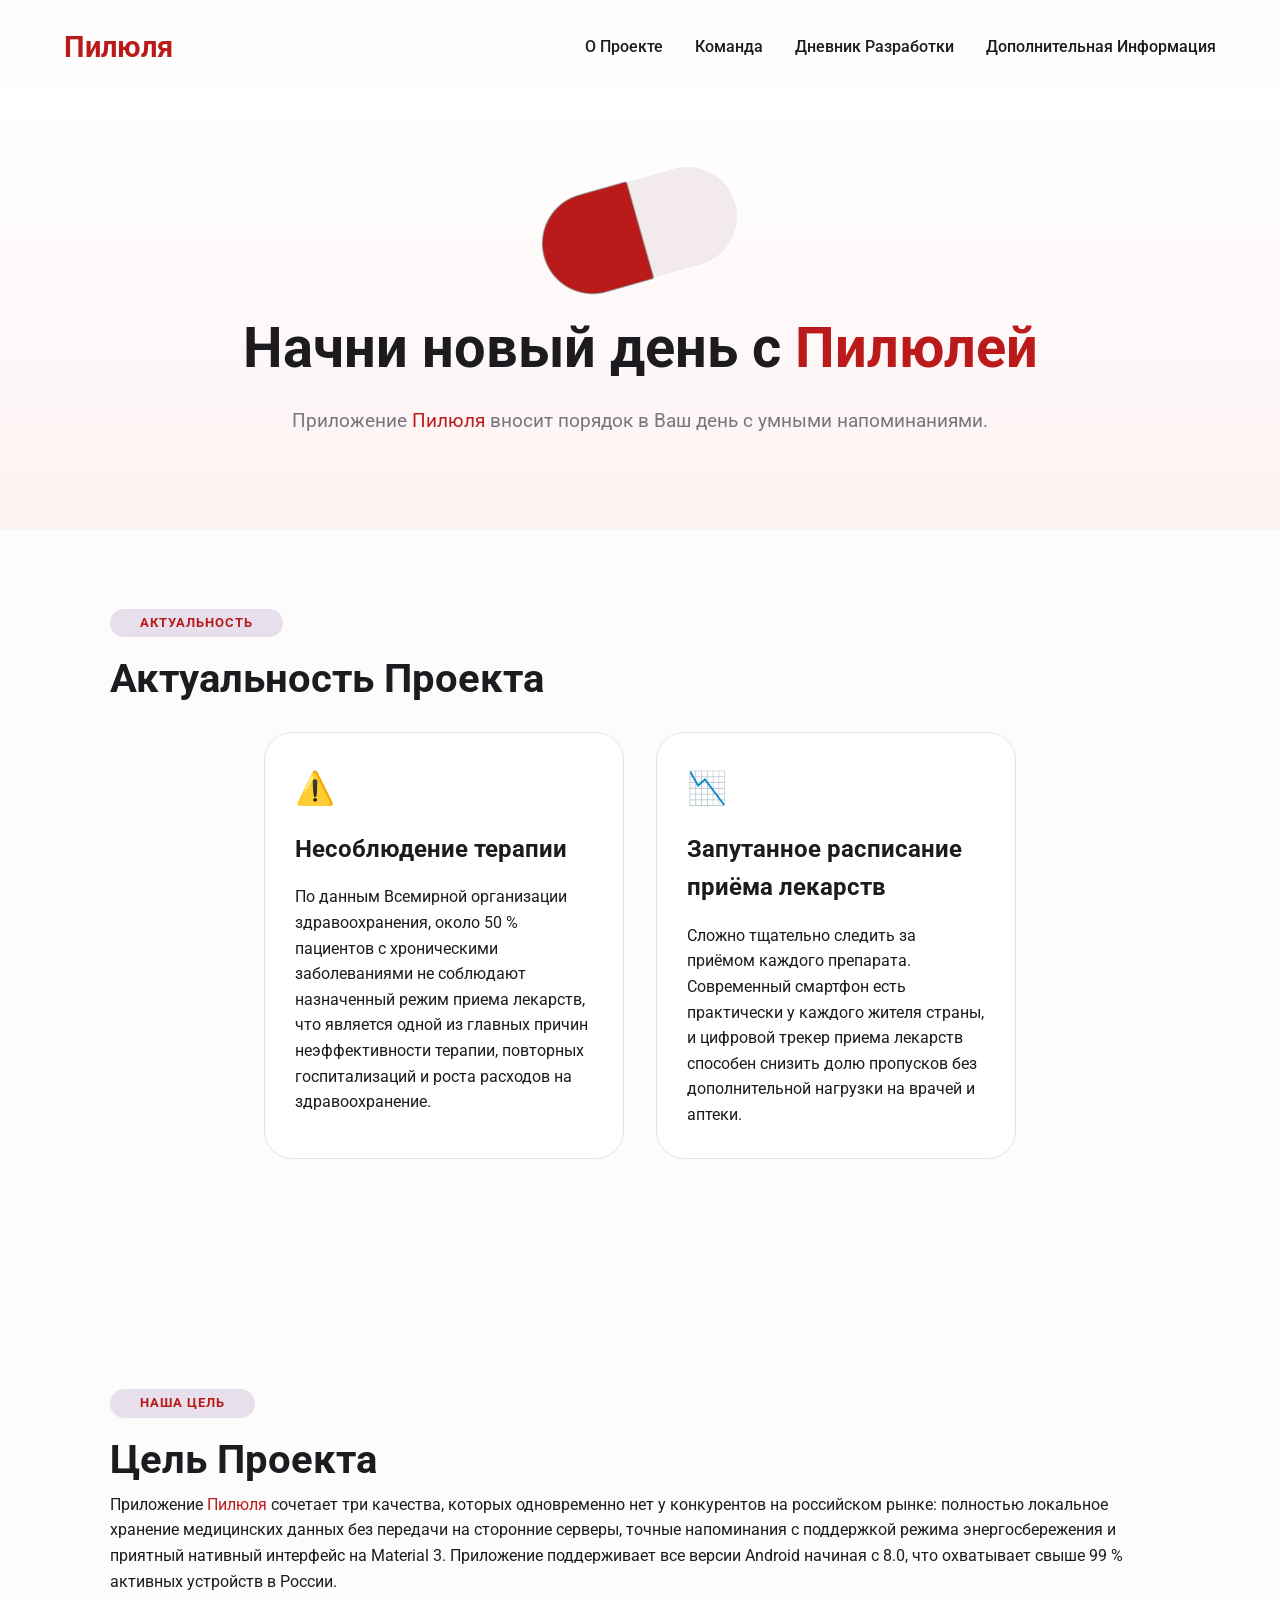
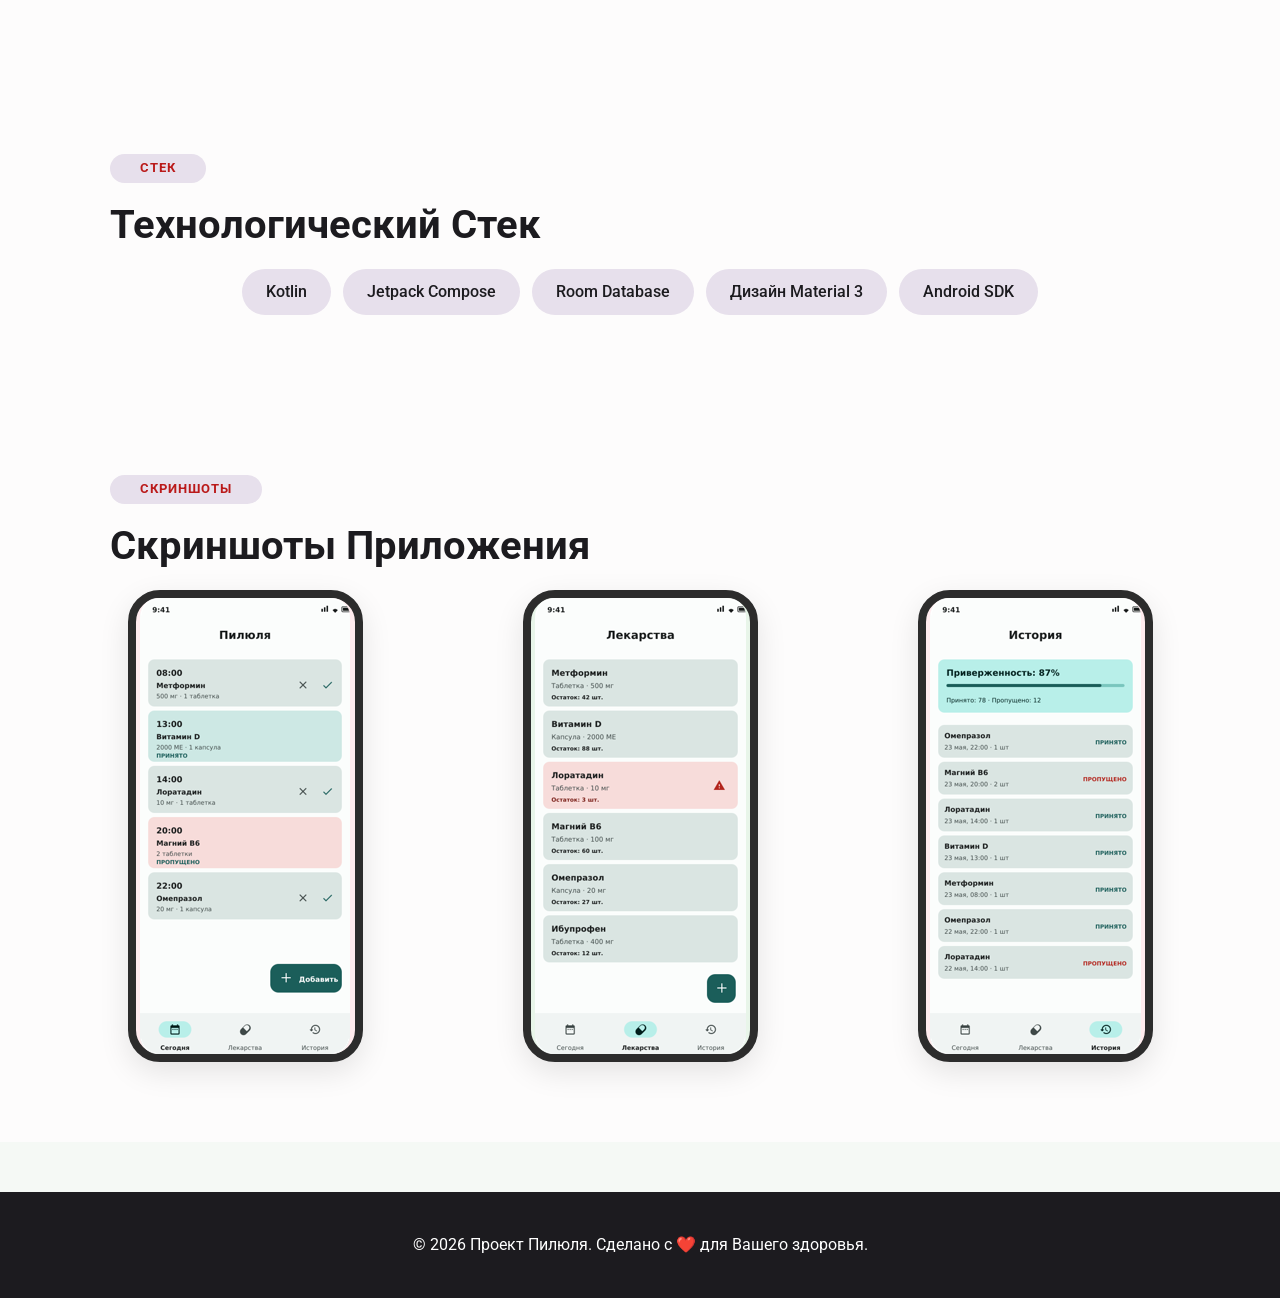
<file: site/index.html>
<!DOCTYPE html>
<html lang="ru">
<head>
    <meta charset="UTF-8">
    <meta name="viewport" content="width=device-width, initial-scale=1.0">
    <title>Pilulya | Pill Tracking App</title>
    <link rel="stylesheet" href="/site/css/style.css">    
    <link href="https://fonts.googleapis.com/css2?family=Roboto:wght@300;400;500;700&display=swap" rel="stylesheet">
</head>
<body>
    <nav class="navbar">
        <div class="logo">Пилюля</div>
        <ul class="nav-links">
            <li><a href="/site/about.html">О Проекте</a></li>
            <li><a href="/site/team.html">Команда</a></li>
            <li><a href="/site/journal.html">Дневник Разработки</a></li>
            <li><a href="/site/resources.html">Дополнительная Информация</a></li>
        </ul>
    </nav>

    <header class="hero">
        <div class="pill-image">
            <img src="/site/images/pilllogo.png" alt="logo">
        </div>
        <div class="hero-content">
            <h1>Начни новый день с <span class="text-red">Пилюлей</h1>
            <p>Приложение <span class="text-red">Пилюля</span> вносит порядок в Ваш день с умными напоминаниями.</p>            
        </div>
    </header>

    <section id="necessity" class="section bg-alt">
        <div class="container">
            <span class="badge">Актуальность</span>
            <h2>Актуальность Проекта</h2>
        </div>
        <div class="card-grid">
            <div class="card">
                <div class="icon icon-red">⚠️</div>
                <h3>Несоблюдение терапии</h3>
                <p>По данным Всемирной организации здравоохранения, около 50 % пациентов с хроническими заболеваниями не соблюдают назначенный режим приема лекарств, что является одной из главных причин неэффективности терапии, повторных госпитализаций и роста расходов на здравоохранение. </p>
            </div>
            <div class="card">
                <div class="icon icon-red">📉</div>
                <h3>Запутанное расписание приёма лекарств</h3>
                <p>Сложно тщательно следить за приёмом каждого препарата. Современный смартфон есть практически у каждого жителя страны, и цифровой трекер приема лекарств способен снизить долю пропусков без дополнительной нагрузки на врачей и аптеки.</p>
            </div>
        </div>
    </section>

    <section id="aim" class="section bg-alt">
        <div class="container">
            <div class="section-header">
                <span class="badge">Наша Цель</span>
                <h2>Цель Проекта</h2>
            </div>
            <div class="aim-content">
                <p>Приложение <span class="text-red">Пилюля</span> сочетает три качества, которых одновременно нет у конкурентов на российском рынке: полностью локальное хранение медицинских данных без передачи на сторонние серверы, точные напоминания с поддержкой режима энергосбережения и приятный нативный интерфейс на Material 3. Приложение поддерживает все версии Android начиная с 8.0, что охватывает свыше 99 % активных устройств в России.</p>
            </div>
        </div>
    </section>

    <section id="tech" class="section bg-alt">
        <div class="container">
            <span class="badge">Стек</span>
            <h2>Технологический Стек</h2>
        </div>
        <div class="tech-grid">
            <div class="tech-item">Kotlin</div>
            <div class="tech-item">Jetpack Compose</div>
            <div class="tech-item">Room Database</div>
            <div class="tech-item">Дизайн Material 3</div>
            <div class="tech-item">Android SDK</div>
        </div>
    </section>

    <section id="screenshots" class="section bg-alt">
        <div class="container">
            <span class="badge">Скриншоты</span>
            <h2>Скриншоты Приложения</h2>
        </div>
        <div class="screenshot-slider">
            <div class="mockup-card">
                <div class="mockup-img" style="background: #ffebee;"><img src="/site/images/homescreen1.png" alt="homescreen"; loading="lazy"></div>
            </div>
            <div class="mockup-card">
                <div class="mockup-img" style="background: #e8f5e9;"><img src="/site/images/meds1.png" alt="meds"; loading="lazy"></div>
            </div>
            <div class="mockup-card">
                <div class="mockup-img" style="background: #ffebee;"><img src="/site/images/history1.png" alt="history"; loading="lazy"></div>
            </div>
        </div>
    </section>
    
    <footer>
        <p>&copy; 2026 Проект Пилюля. Сделано с ❤️ для Вашего здоровья.</p>
    </footer>

</body>
</html>
</file>
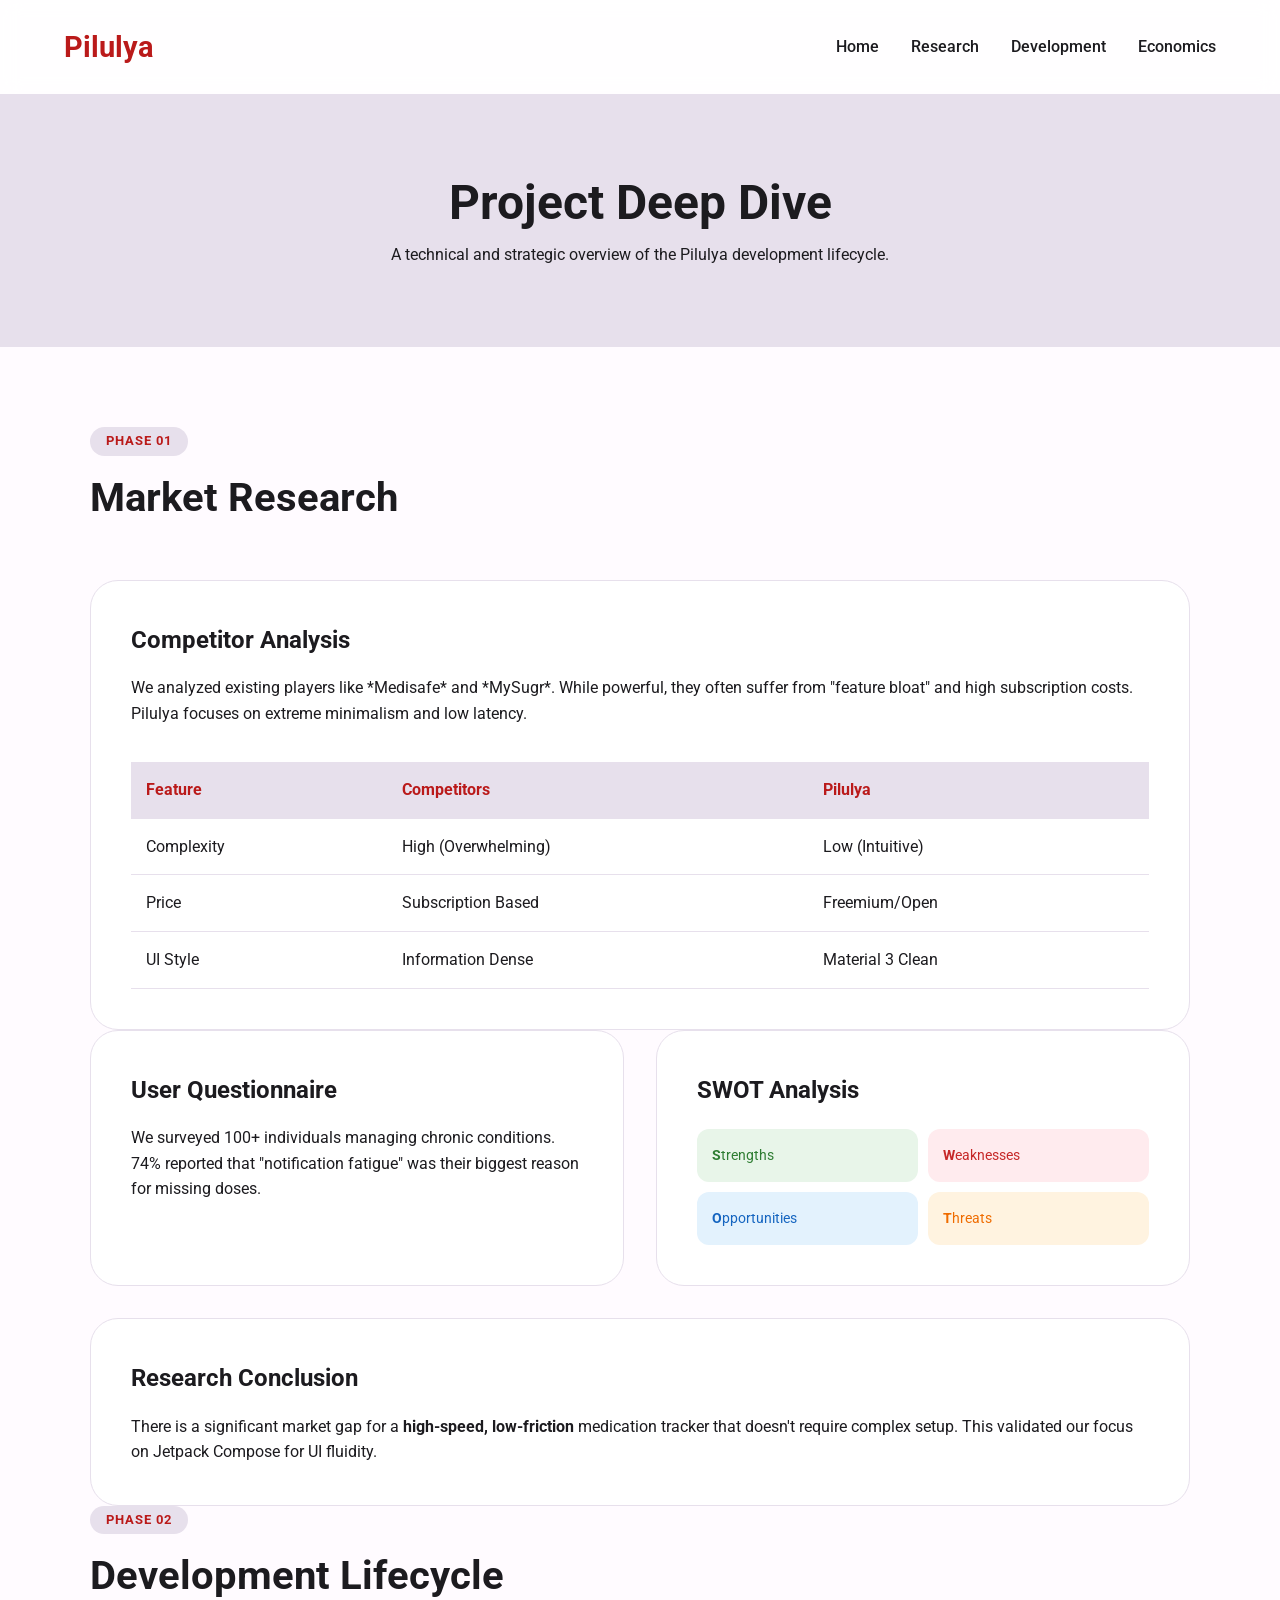
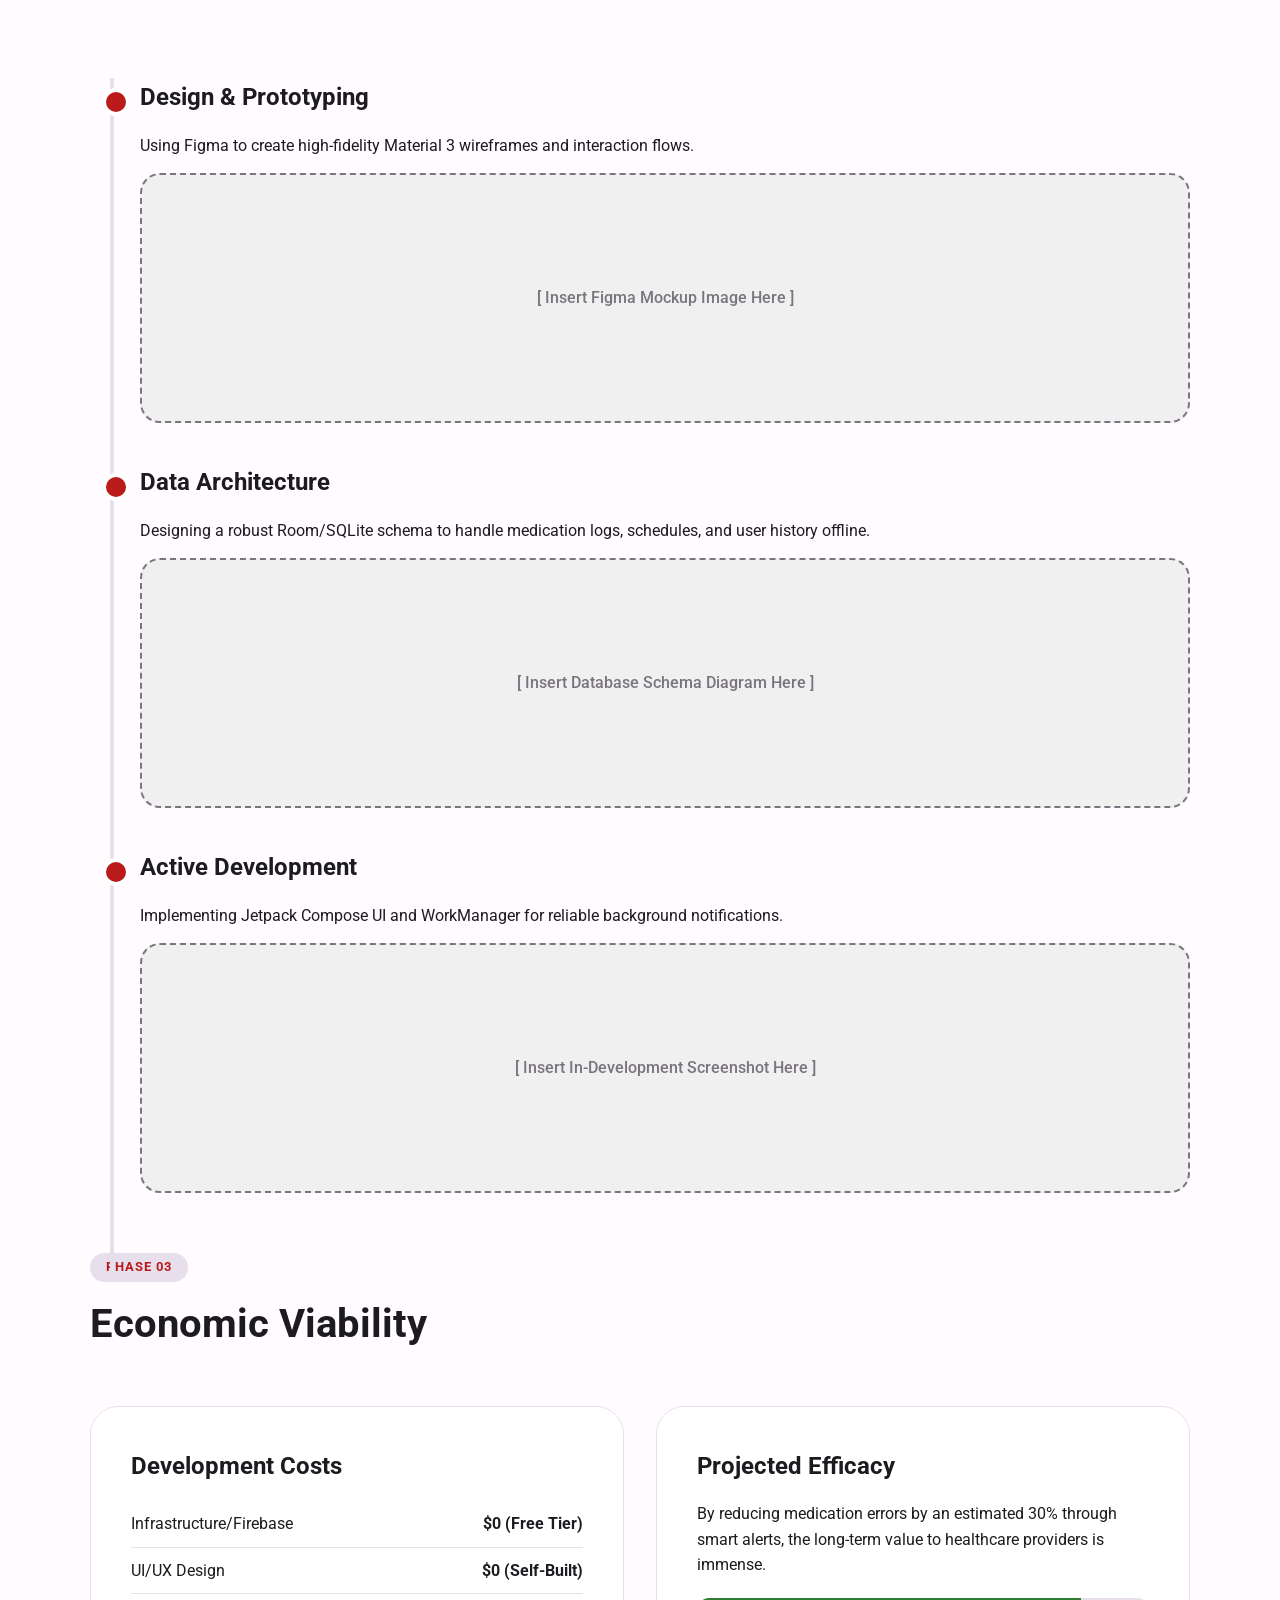
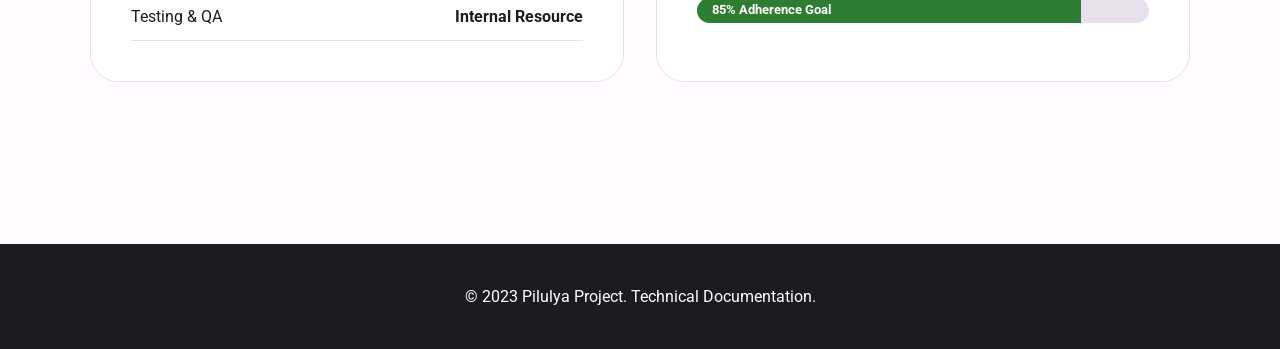
<file: about.html>
<!DOCTYPE html>
<html lang="en">
<head>
    <meta charset="UTF-8">
    <meta name="viewport" content="width=device-width, initial-scale=1.0">
    <title>About Project | Pilulya</title>
    <link rel="stylesheet" href="style.css">
    <link href="https://fonts.googleapis.com/css2?family=Roboto:wght@300;400;500;700&display=swap" rel="stylesheet">
</head>
<body>

    <nav class="navbar">
        <div class="logo"><a href="index.html" style="text-decoration: none; color: var(--md-sys-color-primary);">Pilulya</a></div>
        <ul class="nav-links">
            <li><a href="index.html">Home</a></li>
            <li><a href="#market-research">Research</a></li>
            <li><a href="#development">Development</a></li>
            <li><a href="#economic">Economics</a></li>
        </ul>
    </nav>

    <header class="about-hero">
        <h1>Project Deep Dive</h1>
        <p>A technical and strategic overview of the Pilulya development lifecycle.</p>
    </header>

    <main class="container section">
        
        <!-- SECTION 1: MARKET RESEARCH -->
        <section id="market-research" class="research-section">
            <div class="section-header">
                <span class="badge">Phase 01</span>
                <h2>Market Research</h2>
            </div>

            <div class="card full-width">
                <h3>Competitor Analysis</h3>
                <p>We analyzed existing players like *Medisafe* and *MySugr*. While powerful, they often suffer from "feature bloat" and high subscription costs. Pilulya focuses on extreme minimalism and low latency.</p>
                <div class="comparison-table">
                    <table>
                        <thead>
                            <tr>
                                <th>Feature</th>
                                <th>Competitors</th>
                                <th>Pilulya</th>
                            </tr>
                        </thead>
                        <tbody>
                            <tr><td>Complexity</td><td>High (Overwhelming)</td><td>Low (Intuitive)</td></tr>
                            <tr><td>Price</td><td>Subscription Based</td><td>Freemium/Open</td></tr>
                            <tr><td>UI Style</td><td>Information Dense</td><td>Material 3 Clean</td></tr>
                        </tbody>
                    </table>
                </div>
            </div>

            <div class="grid-2">
                <div class="card">
                    <h3>User Questionnaire</h3>
                    <p>We surveyed 100+ individuals managing chronic conditions. 74% reported that "notification fatigue" was their biggest reason for missing doses.</p>
                </div>
                <div class="card">
                    <h3>SWOT Analysis</h3>
                    <div class="swot-grid">
                        <div class="swot-item s"><strong>S</strong>trengths</div>
                        <div class="swot-item w"><strong>W</strong>eaknesses</div>
                        <div class="swot-item o"><strong>O</strong>pportunities</div>
                        <div class="swot-item t"><strong>T</strong>hreats</div>
                    </div>
                </div>
            </div>

            <div class="card full-width conclusion-card">
                <h3>Research Conclusion</h3>
                <p>There is a significant market gap for a <strong>high-speed, low-friction</strong> medication tracker that doesn't require complex setup. This validated our focus on Jetpack Compose for UI fluidity.</p>
            </div>
        </section>

        <!-- SECTION 2: DEVELOPMENT STAGES -->
        <section id="development" class="development-section">
            <div class="section-header">
                <span class="badge">Phase 02</span>
                <h2>Development Lifecycle</h2>
            </div>

            <div class="timeline">
                <!-- Stage 1: Figma -->
                <div class="timeline-item">
                    <div class="timeline-content">
                        <h3>Design & Prototyping</h3>
                        <p>Using Figma to create high-fidelity Material 3 wireframes and interaction flows.</p>
                        <div class="image-placeholder figma-mockup">
                            <span>[ Insert Figma Mockup Image Here ]</span>
                        </div>
                    </div>
                </div>

                <!-- Stage 2: Database -->
                <div class="timeline-item">
                    <div class="timeline-content">
                        <h3>Data Architecture</h3>
                        <p>Designing a robust Room/SQLite schema to handle medication logs, schedules, and user history offline.</p>
                        <div class="image-placeholder db-schema">
                            <span>[ Insert Database Schema Diagram Here ]</span>
                        </div>
                    </div>
                </div>

                <!-- Stage 3: Implementation -->
                <div class="timeline-item">
                    <div class="timeline-content">
                        <h3>Active Development</h3>
                        <p>Implementing Jetpack Compose UI and WorkManager for reliable background notifications.</p>
                        <div class="image-placeholder app-screenshot">
                            <span>[ Insert In-Development Screenshot Here ]</span>
                        </div>
                    </div>
                </div>
            </div>
        </section>

        <!-- SECTION 3: ECONOMIC VIABILITY -->
        <section id="economic" class="economics-section">
            <div class="section-header">
                <span class="badge">Phase 03</span>
                <h2>Economic Viability</h2>
            </div>

            <div class="grid-2">
                <div class="card cost-card">
                    <h3>Development Costs</h3>
                    <ul class="cost-list">
                        <li><span>Infrastructure/Firebase</span> <strong>$0 (Free Tier)</strong></li>
                        <li><span>UI/UX Design</span> <strong>$0 (Self-Built)</strong></li>
                        <li><span>Testing & QA</span> <strong>Internal Resource</strong></li>
                    </ul>
                </div>
                <div class="card efficacy-card">
                    <h3>Projected Efficacy</h3>
                    <p>By reducing medication errors by an estimated 30% through smart alerts, the long-term value to healthcare providers is immense.</p>
                    <div class="progress-bar"><div class="progress-fill" style="width: 85%;">85% Adherence Goal</div></div>
                </div>
            </div>
        </section>

    </main>

    <footer>
        <p>&copy; 2023 Pilulya Project. Technical Documentation.</p>
    </footer>

</body>
</html>
</file>
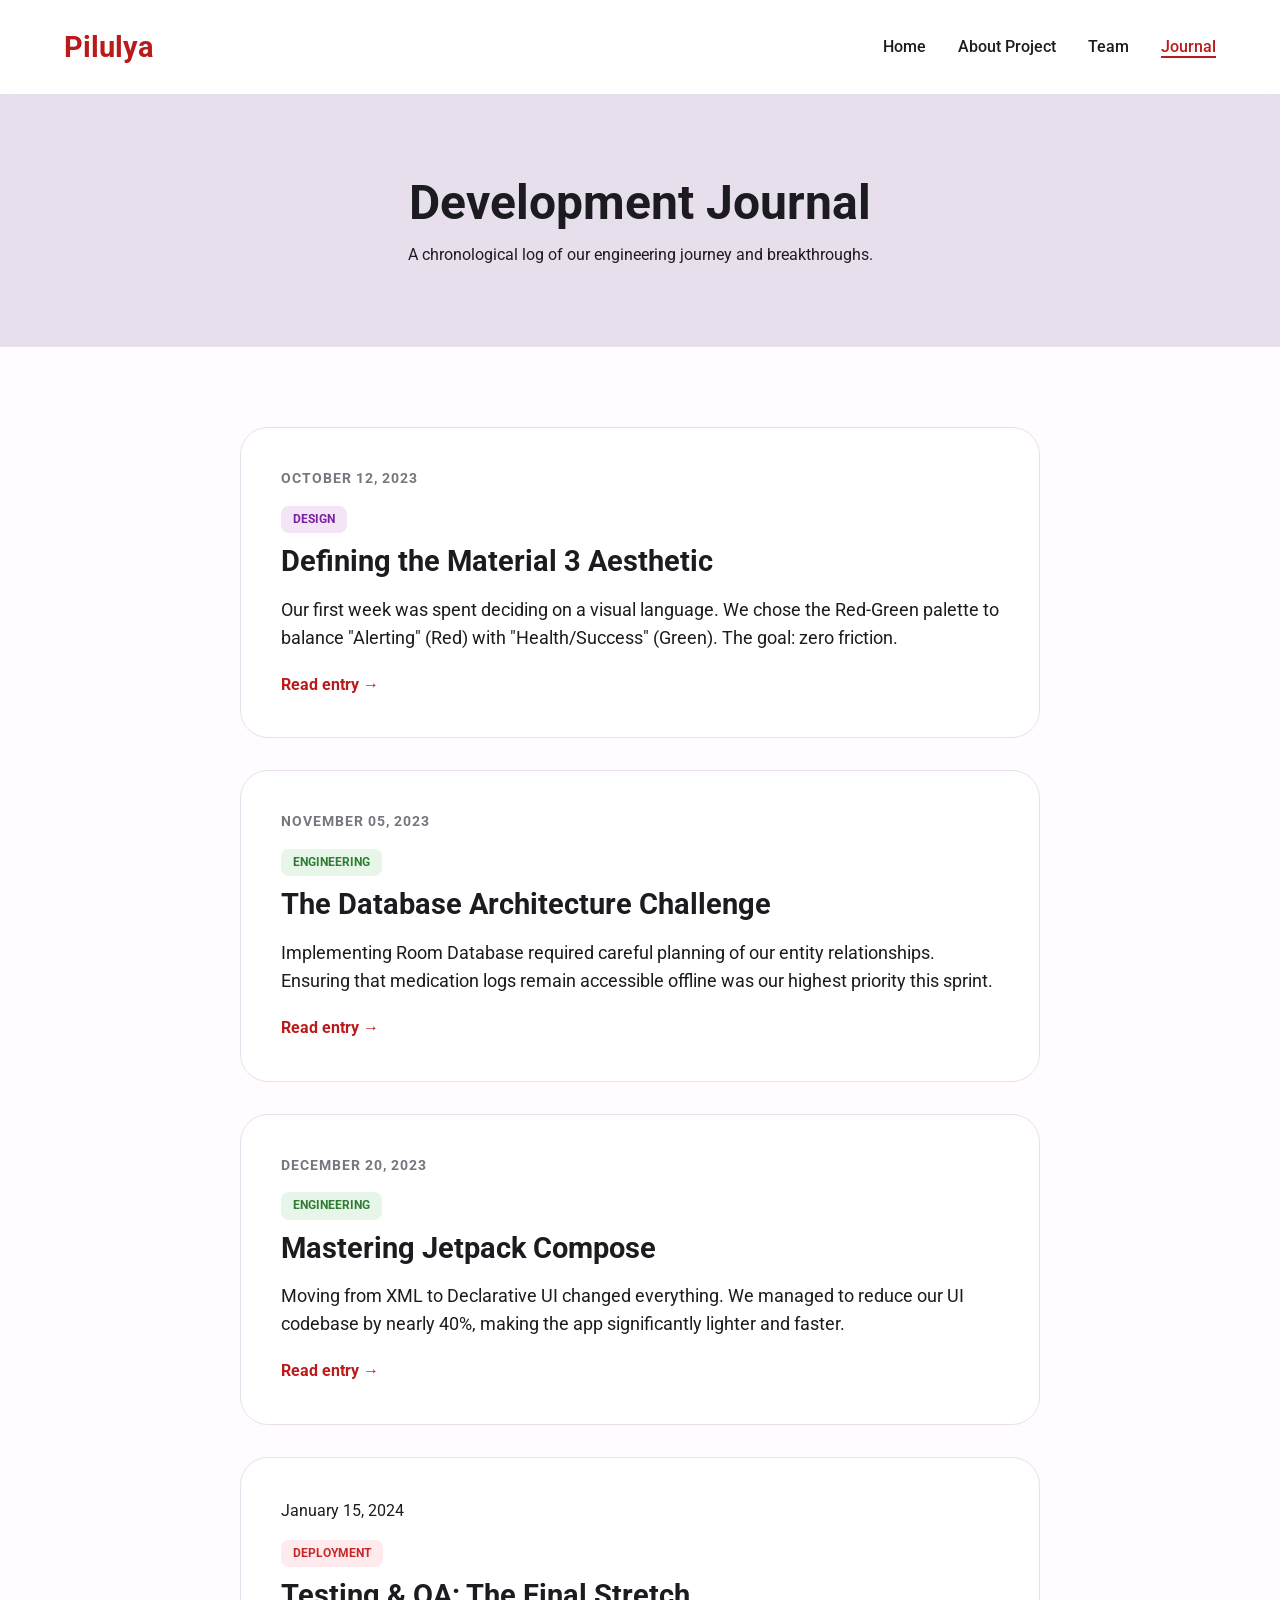
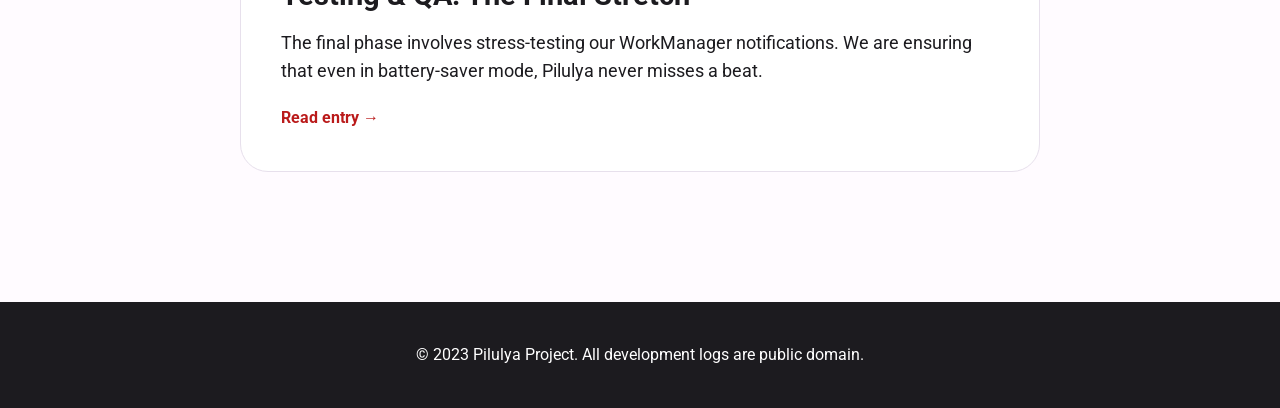
<file: journal.html>
<!DOCTYPE html>
<html lang="en">
<head>
    <meta charset="UTF-8">
    <meta name="viewport" content="width=device-width, initial-scale=1.0">
    <title>Dev Journal | Pilulya</title>
    <link rel="stylesheet" href="style.css">
    <link href="https://fonts.googleapis.com/css2?family=Roboto:wght@300;400;500;700&display=swap" rel="stylesheet">
</head>
<body>

    <nav class="navbar">
        <div class="logo"><a href="index.html" style="text-decoration: none; color: var(--md-sys-color-primary);">Pilulya</a></div>
        <ul class="nav-links">
            <li><a href="index.html">Home</a></li>
            <li><a href="about.html">About Project</a></li>
            <li><a href="team.html">Team</a></li>
            <li><a href="journal.html" class="active">Journal</a></li>
        </ul>
    </nav>

    <header class="about-hero">
        <h1>Development Journal</h1>
        <p>A chronological log of our engineering journey and breakthroughs.</p>
    </header>

    <main class="container section">
        <div class="journal-feed">

            <!-- Post 1 -->
            <article class="journal-post">
                <div class="post-date">October 12, 2023</div>
                <div class="post-content">
                    <span class="tag tag-design">Design</span>
                    <h2>Defining the Material 3 Aesthetic</h2>
                    <p>Our first week was spent deciding on a visual language. We chose the Red-Green palette to balance "Alerting" (Red) with "Health/Success" (Green). The goal: zero friction.</p>
                    <a href="#" class="btn-text">Read entry →</a>
                </div>
            </article>

            <!-- Post 2 -->
            <article class="journal-post">
                <div class="post-date">November 05, 2023</div>
                <div class="post-content">
                    <span class="tag tag-tech">Engineering</span>
                    <h2>The Database Architecture Challenge</h2>
                    <p>Implementing Room Database required careful planning of our entity relationships. Ensuring that medication logs remain accessible offline was our highest priority this sprint.</p>
                    <a href="#" class="btn-text">Read entry →</a>
                </div>
            </article>

            <!-- Post 3 -->
            <article class="journal-post">
                <div class="post-date">December 20, 2023</div>
                <div class="post-content">
                    <span class="tag tag-tech">Engineering</span>
                    <h2>Mastering Jetpack Compose</h2>
                    <p>Moving from XML to Declarative UI changed everything. We managed to reduce our UI codebase by nearly 40%, making the app significantly lighter and faster.</p>
                    <a href="#" class="btn-text">Read entry →</a>
                </div>
            </article>

            <!-- Post 4 -->
            <article class="journal-post">
                <current-date>January 15, 2024</current-date>
                <div class="post-content">
                    <span class="tag tag-launch">Deployment</span>
                    <h2>Testing & QA: The Final Stretch</h2>
                    <p>The final phase involves stress-testing our WorkManager notifications. We are ensuring that even in battery-saver mode, Pilulya never misses a beat.</p>
                    <a href="#" class="btn-text">Read entry →</a>
                </div>
            </article>

        </div>
    </main>

    <footer>
        <p>&copy; 2023 Pilulya Project. All development logs are public domain.</p>
    </footer>

</body>
</html>
</file>
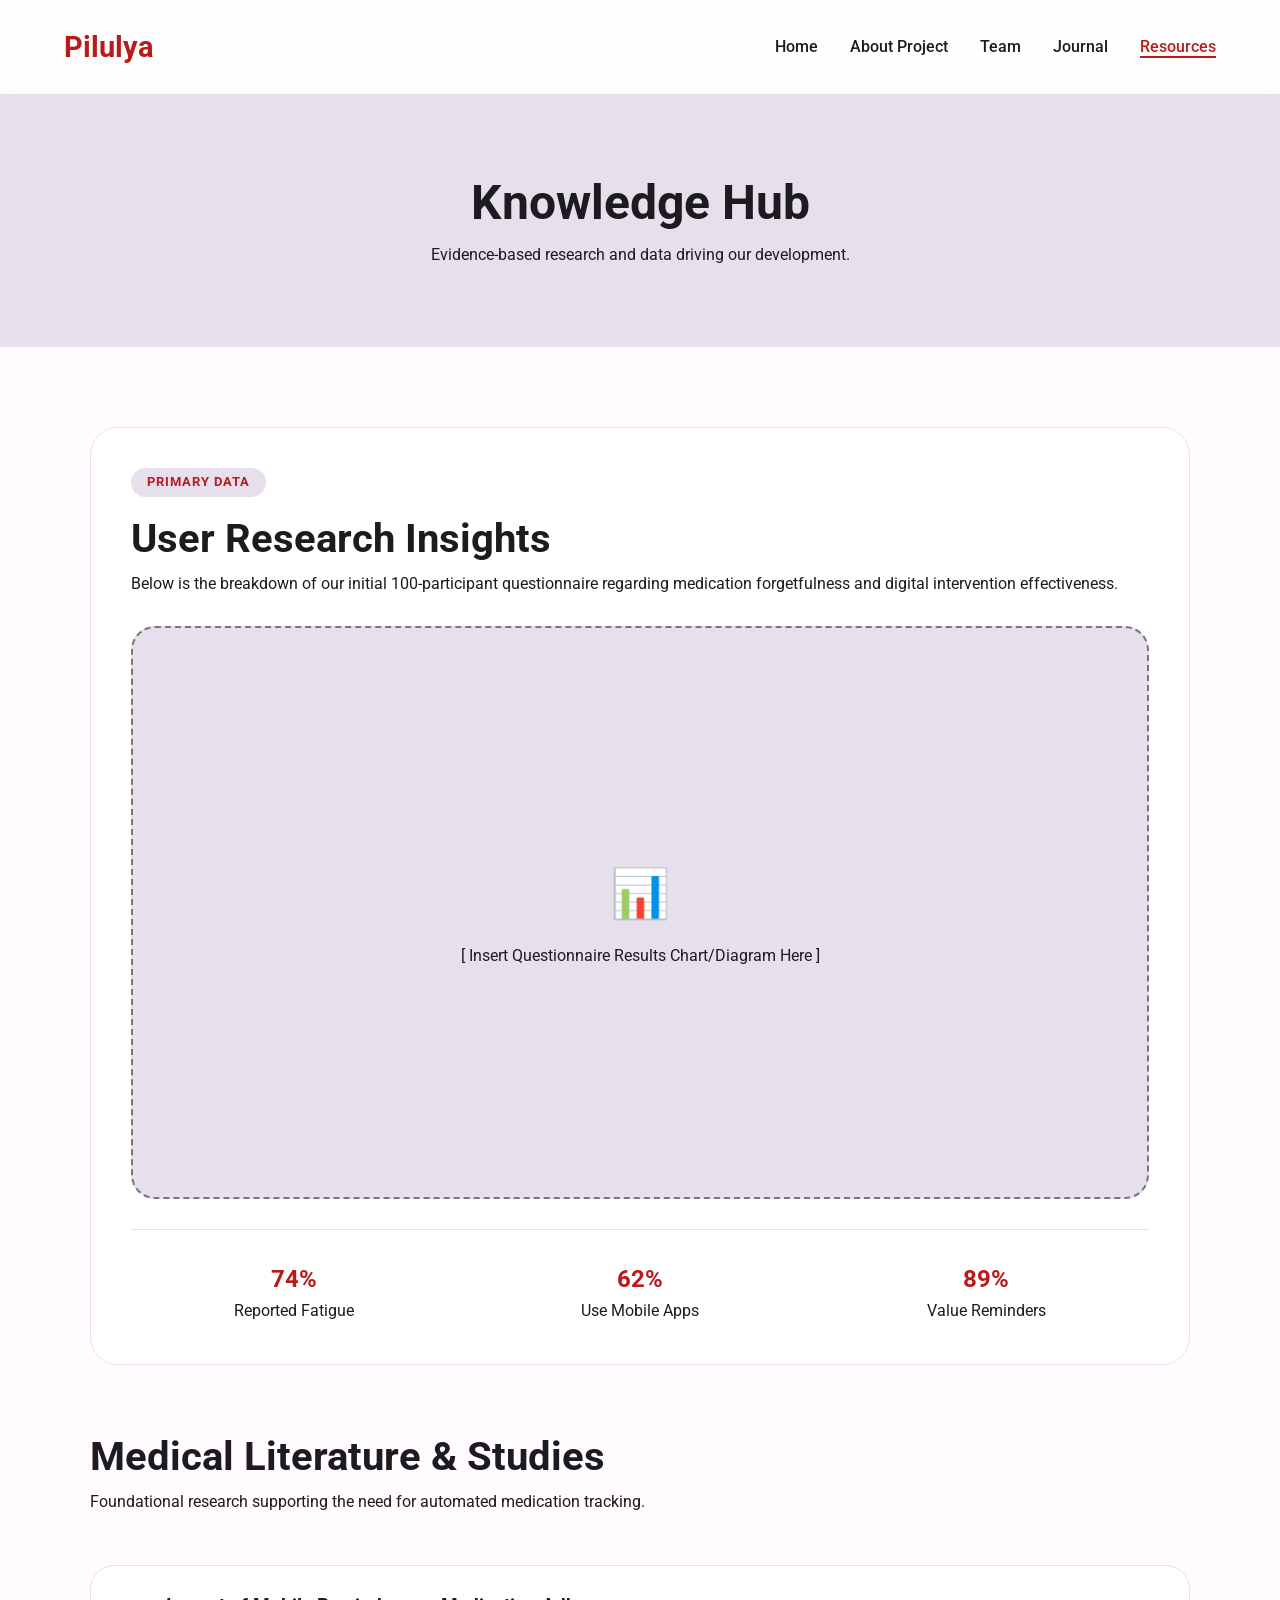
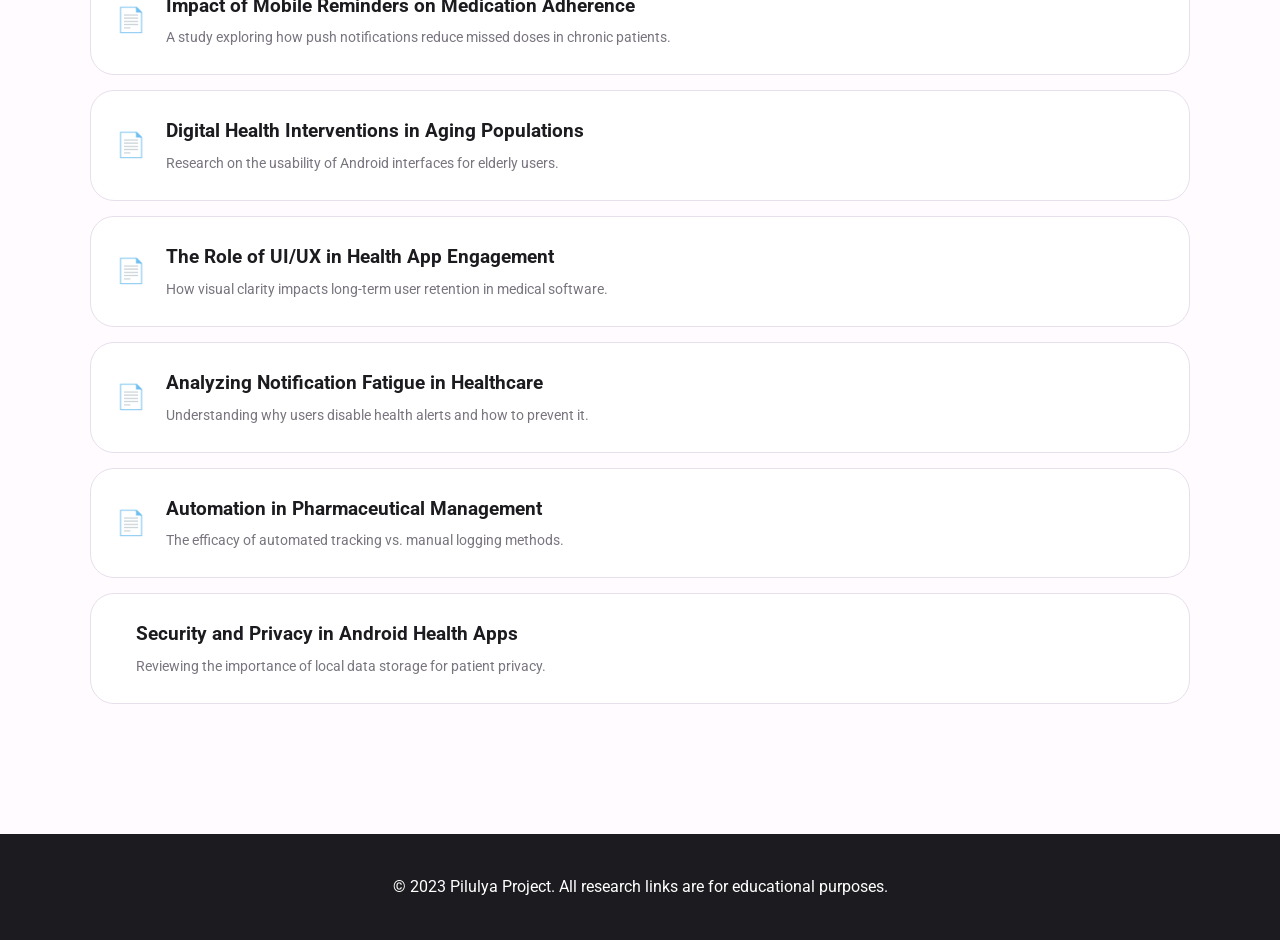
<file: resources.html>
<!DOCTYPE html>
<html lang="en">
<head>
    <meta charset="UTF-8">
    <meta name="viewport" content="width=device-width, initial-scale=1.0">
    <title>Resources | Pilulya</title>
    <link rel="stylesheet" href="style.css">
    <!-- Google Fonts -->
    <link href="https://fonts.googleapis.com/css2?family=Roboto:wght@300;400;500;700&display=swap" rel="stylesheet">
</head>
<body>

    <nav class="navbar">
        <div class="logo"><a href="index.html" style="text-decoration: none; color: var(--md-sys-color-primary);">Pilulya</a></div>
        <ul class="nav-links">
            <li><a href="index.html">Home</a></li>
            <li><a href="about.html">About Project</a></li>
            <li><a href="team.html">Team</a></li>
            <li><a href="journal.html">Journal</a></li>
            <li><a href="resources.html" class="active">Resources</a></li>
        </ul>
    </nav>

    <header class="about-hero">
        <h1>Knowledge Hub</h1>
        <p>Evidence-based research and data driving our development.</p>
    </header>

    <main class="container section">
        
        <!-- SECTION 1: Questionnaire Results (The Diagram) -->
        <section class="resource-highlight">
            <div class="card">
                <div class="card-header">
                    <span class="badge">Primary Data</span>
                    <h2>User Research Insights</h2>
                </div>
                <p>Below is the breakdown of our initial 100-participant questionnaire regarding medication forgetfulness and digital intervention effectiveness.</p>
                
                <!-- Placeholder for your Diagram Image -->
                <div class="diagram-placeholder">
                    <div class="icon-box">📊</div>
                    <span>[ Insert Questionnaire Results Chart/Diagram Here ]</span>
                </div>

                <div class="stats-row">
                    <div class="stat-item"><strong>74%</strong><br>Reported Fatigue</div>
                    <div class="stat-item"><strong>62%</strong><br>Use Mobile Apps</div>
                    <div class="stat-item"><strong>89%</strong><br>Value Reminders</div>
                </div>
            </div>
        </section>

        <!-- SECTION 2: Medical Studies (The Links) -->
        <section class="resource-links-section">
            <div class="section-header">
                <h2>Medical Literature & Studies</h2>
                <p>Foundational research supporting the need for automated medication tracking.</p>
            </div>

            <div class="link-list">
                <!-- Study 1 -->
                <a href="#" class="resource-link">
                    <span class="link-icon">📄</span>
                    <div class="link-text">
                        <h3>Impact of Mobile Reminders on Medication Adherence</h3>
                        <p>A study exploring how push notifications reduce missed doses in chronic patients.</p>
                    </div>
                    <span class="arrow">→</span>
                </a>

                <!-- Study 2 -->
                <a href="#" class="resource-link">
                    <span class="link-icon">📄</span>
                    <div class="link-text">
                        <h3>Digital Health Interventions in Aging Populations</h3>
                        <p>Research on the usability of Android interfaces for elderly users.</p>
                    </div>
                    <span class="arrow">→</span>
                </a>

                <!-- Study 3 -->
                <a href="#" class="resource-link">
                    <span class="link-icon">📄</span>
                    <div class="link-text">
                        <h3>The Role of UI/UX in Health App Engagement</h3>
                        <p>How visual clarity impacts long-term user retention in medical software.</p>
                    </div>
                    <span class="arrow">→</span>
                </a>

                <!-- Study 4 -->
                <a href="#" class="resource-link">
                    <span class="link-icon">📄</span>
                    <div class="link-text">
                        <h3>Analyzing Notification Fatigue in Healthcare</h3>
                        <p>Understanding why users disable health alerts and how to prevent it.</p>
                    </div>
                    <span class="arrow">→</span>
                </a>

                <!-- Study 5 -->
                <a href="#" class="resource-link">
                    <span class="link-icon">📄</span>
                    <div class="link-text">
                        <h3>Automation in Pharmaceutical Management</h3>
                        <p>The efficacy of automated tracking vs. manual logging methods.</p>
                    </div>
                    <span class="arrow">→</span>
                </a>

                <!-- Study 6 -->
                <a href="#" class="resource-link">
                    <span class="link-icon"><em></em></span>
                    <div class="link-text">
                        <h3>Security and Privacy in Android Health Apps</h3>
                        <p>Reviewing the importance of local data storage for patient privacy.</p>
                    </div>
                    <span class="arrow">→</span>
                </a>
            </div>
        </section>

    </main>

    <footer>
        <p>&copy; 2023 Pilulya Project. All research links are for educational purposes.</p>
    </footer>

</body>
</html>
</file>
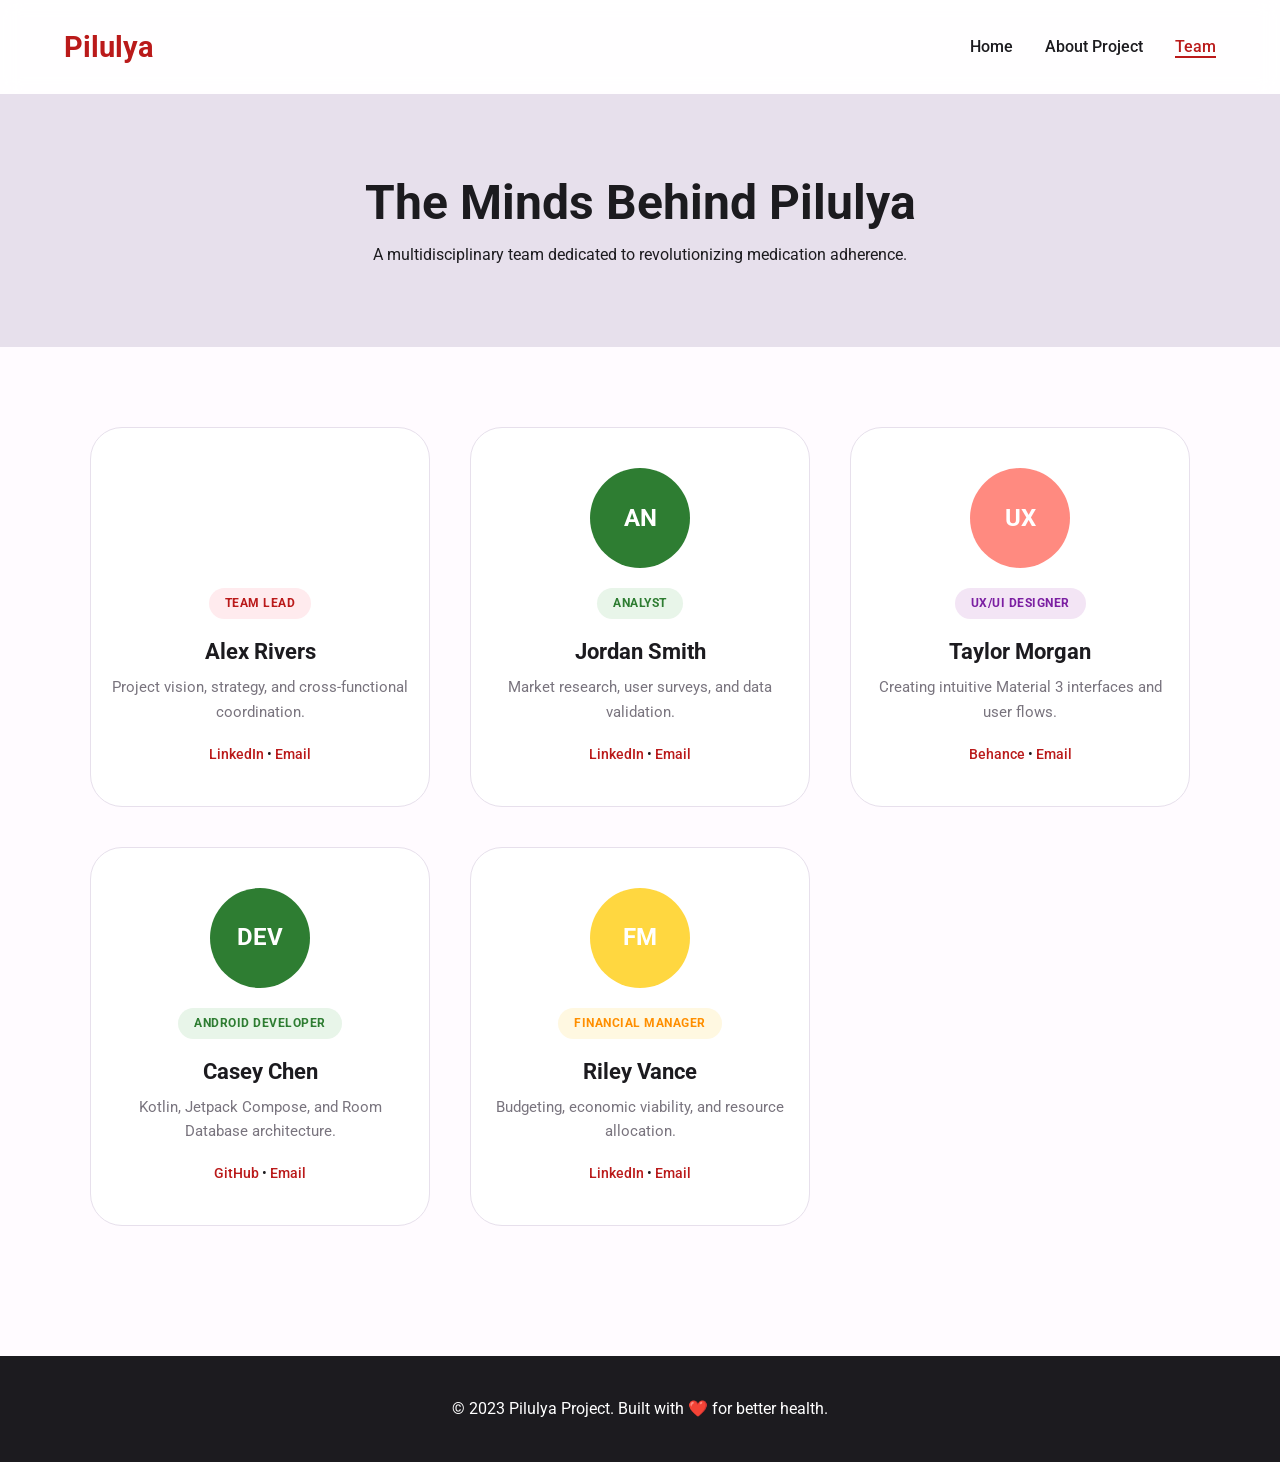
<file: team.html>
<!DOCTYPE html>
<html lang="text">
<head>
    <meta charset="UTF-8">
    <meta name="viewport" content="width=device-width, initial-scale=1.0">
    <title>Our Team | Pilulya</title>
    <link rel="stylesheet" href="style.css">
    <!-- Google Fonts -->
    <link href="https://fonts.googleapis.com/css2?family=Roboto:wght@300;400;500;700&display=swap" rel="stylesheet">
</head>
<body>

    <nav class="navbar">
        <div class="logo"><a href="index.html" style="text-decoration: none; color: var(--md-sys-color-primary);">Pilulya</a></div>
        <ul class="nav-links">
            <li><a href="index.html">Home</a></li>
            <li><a href="about.html">About Project</a></li>
            <li><a href="team.html" class="active">Team</a></li>
        </ul>
    </nav>

    <header class="about-hero">
        <h1>The Minds Behind Pilulya</h1>
        <p>A multidisciplinary team dedicated to revolutionizing medication adherence.</p>
    </header>

    <main class="container section">
        <div class="team-grid">
            
            <!-- Team Member 1: Team Lead -->
            <div class="team-card">
                <div class="member-avatar" style="background-color: var(--md-sys/color-primary);">
                    <!-- Replace with <img src="lead.jpg"> -->
                    <span>TL</span>
                </div>
                <div class="member-info">
                    <span class="role-badge role-lead">Team Lead</span>
                    <h3>Alex Rivers</h3>
                    <p>Project vision, strategy, and cross-functional coordination.</p>
                    <div class="social-links">
                        <a href="#">LinkedIn</a> • <a href="#">Email</a>
                    </div>
                </div>
            </div>

            <!-- Team Member 2: Analyst -->
            <div class="team-card">
                <div class="member-avatar" style="background-color: var(--md-sys-color-secondary);">
                    <span>AN</span>
                </div>
                <div class="member-info">
                    <span class="role-badge role-tech">Analyst</span>
                    <h3>Jordan Smith</h3>
                    <p>Market research, user surveys, and data validation.</p>
                    <div class="social-links">
                        <a href="#">LinkedIn</a> • <a href="#">Email</a>
                    </div>
                </div>
            </div>

            <!-- Team Member 3: UX/UI Designer -->
            <div class="team-card">
                <div class="member-avatar" style="background-color: #ff8a80;">
                    <span>UX</span>
                </div>
                <div class="member-info">
                    <span class="role-badge role-design">UX/UI Designer</span>
                    <h3>Taylor Morgan</h3>
                    <p>Creating intuitive Material 3 interfaces and user flows.</p>
                    <div class="social-links">
                        <a href="#">Behance</a> • <a href="#">Email</a>
                    </div>
                </div>
            </div>

            <!-- Team Member 4: Android Dev -->
            <div class="team-card">
                <div class="member-avatar" style="background-color: var(--md-sys-color-secondary);">
                    <span>DEV</span>
                </div>
                <div class="member-info">
                    <span class="role-badge role-tech">Android Developer</span>
                    <h3>Casey Chen</h3>
                    <p>Kotlin, Jetpack Compose, and Room Database architecture.</p>
                    <div class="social-links">
                        <a href="#">GitHub</a> • <a href="#">Email</a>
                    </div>
                </div>
            </div>

            <!-- Team Member 5: Financial Manager -->
            <div class="team-card">
                <div class="member-avatar" style="background-color: #ffd740;">
                    <span>FM</span>
                </div>
                <div class="member-info">
                    <span class="role-badge role-finance">Financial Manager</span>
                    <h3>Riley Vance</h3>
                    <p>Budgeting, economic viability, and resource allocation.</p>
                    <div class="social-links">
                        <a href="#">LinkedIn</a> • <a href="#">Email</a>
                    </div>
                </div>
            </div>

        </div>
    </main>

    <footer>
        <p>&copy; 2023 Pilulya Project. Built with ❤️ for better health.</p>
    </footer>

</body>
</html>
</file>
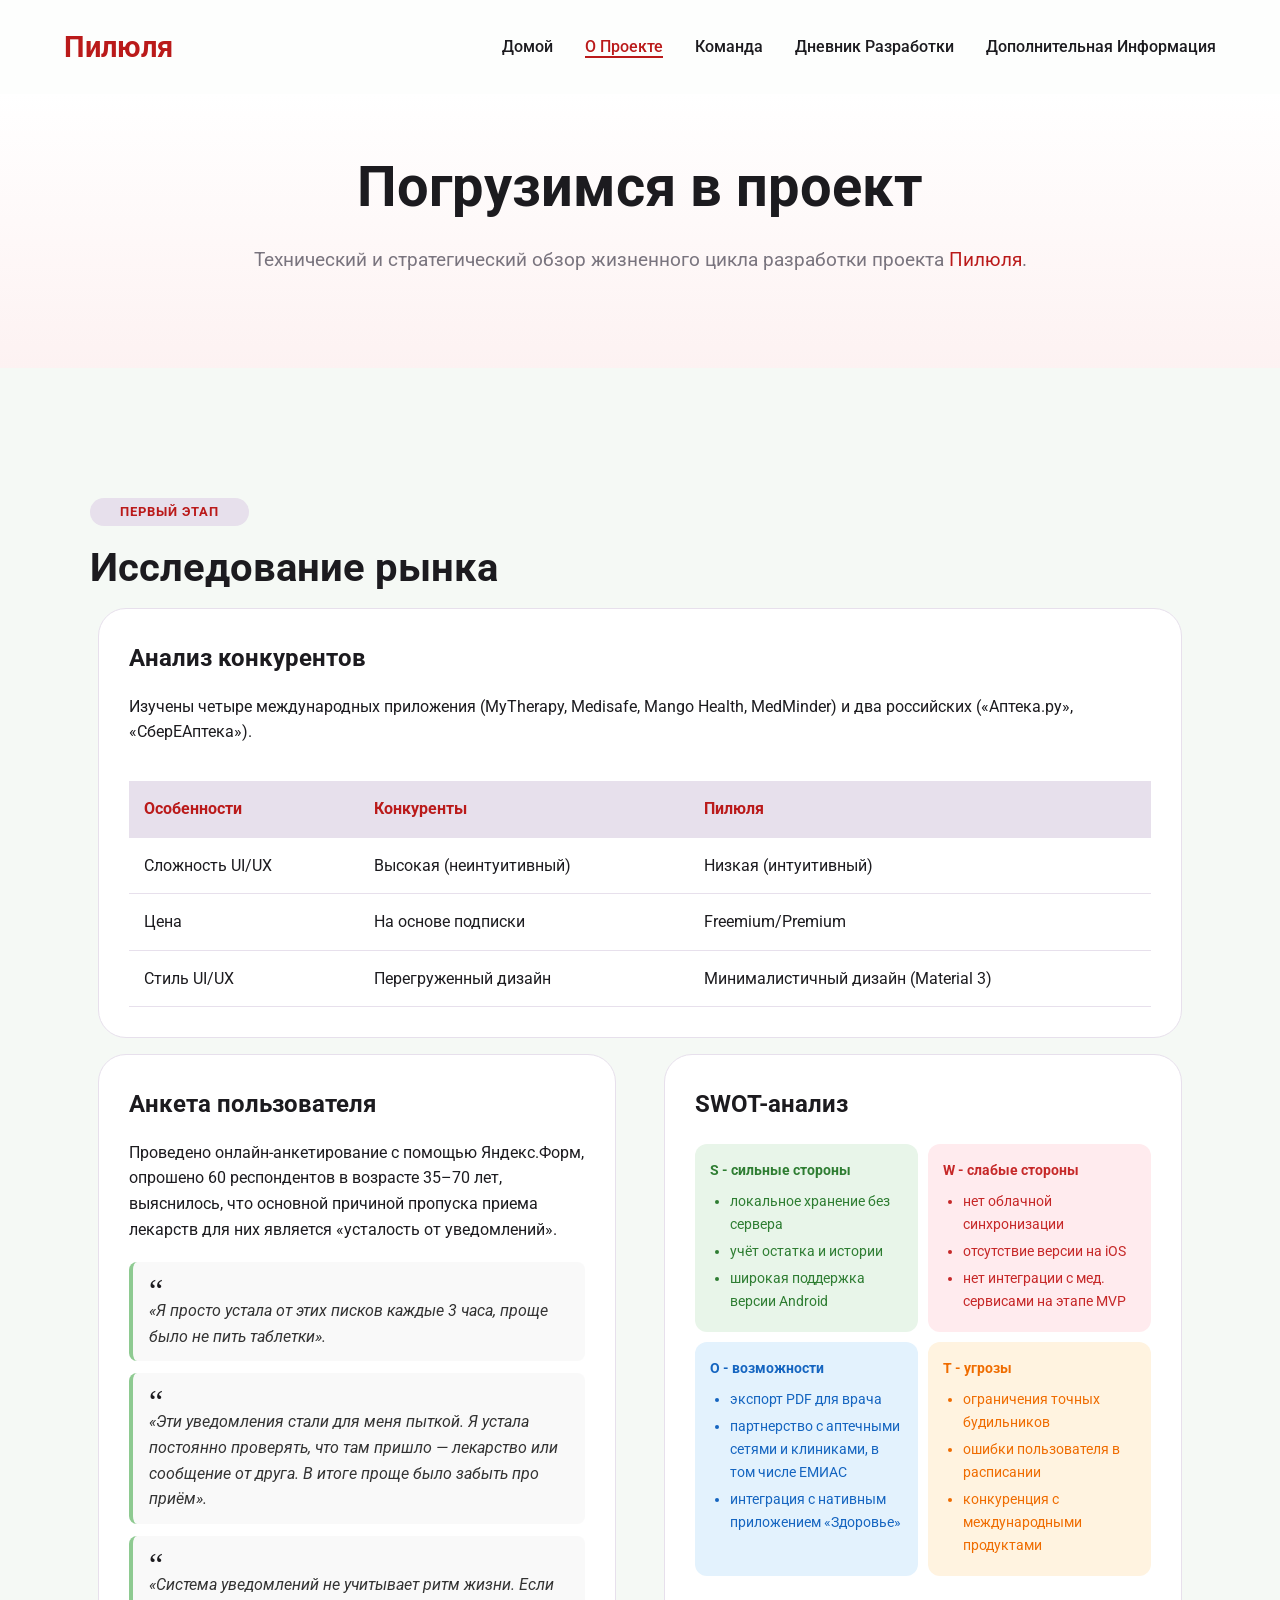
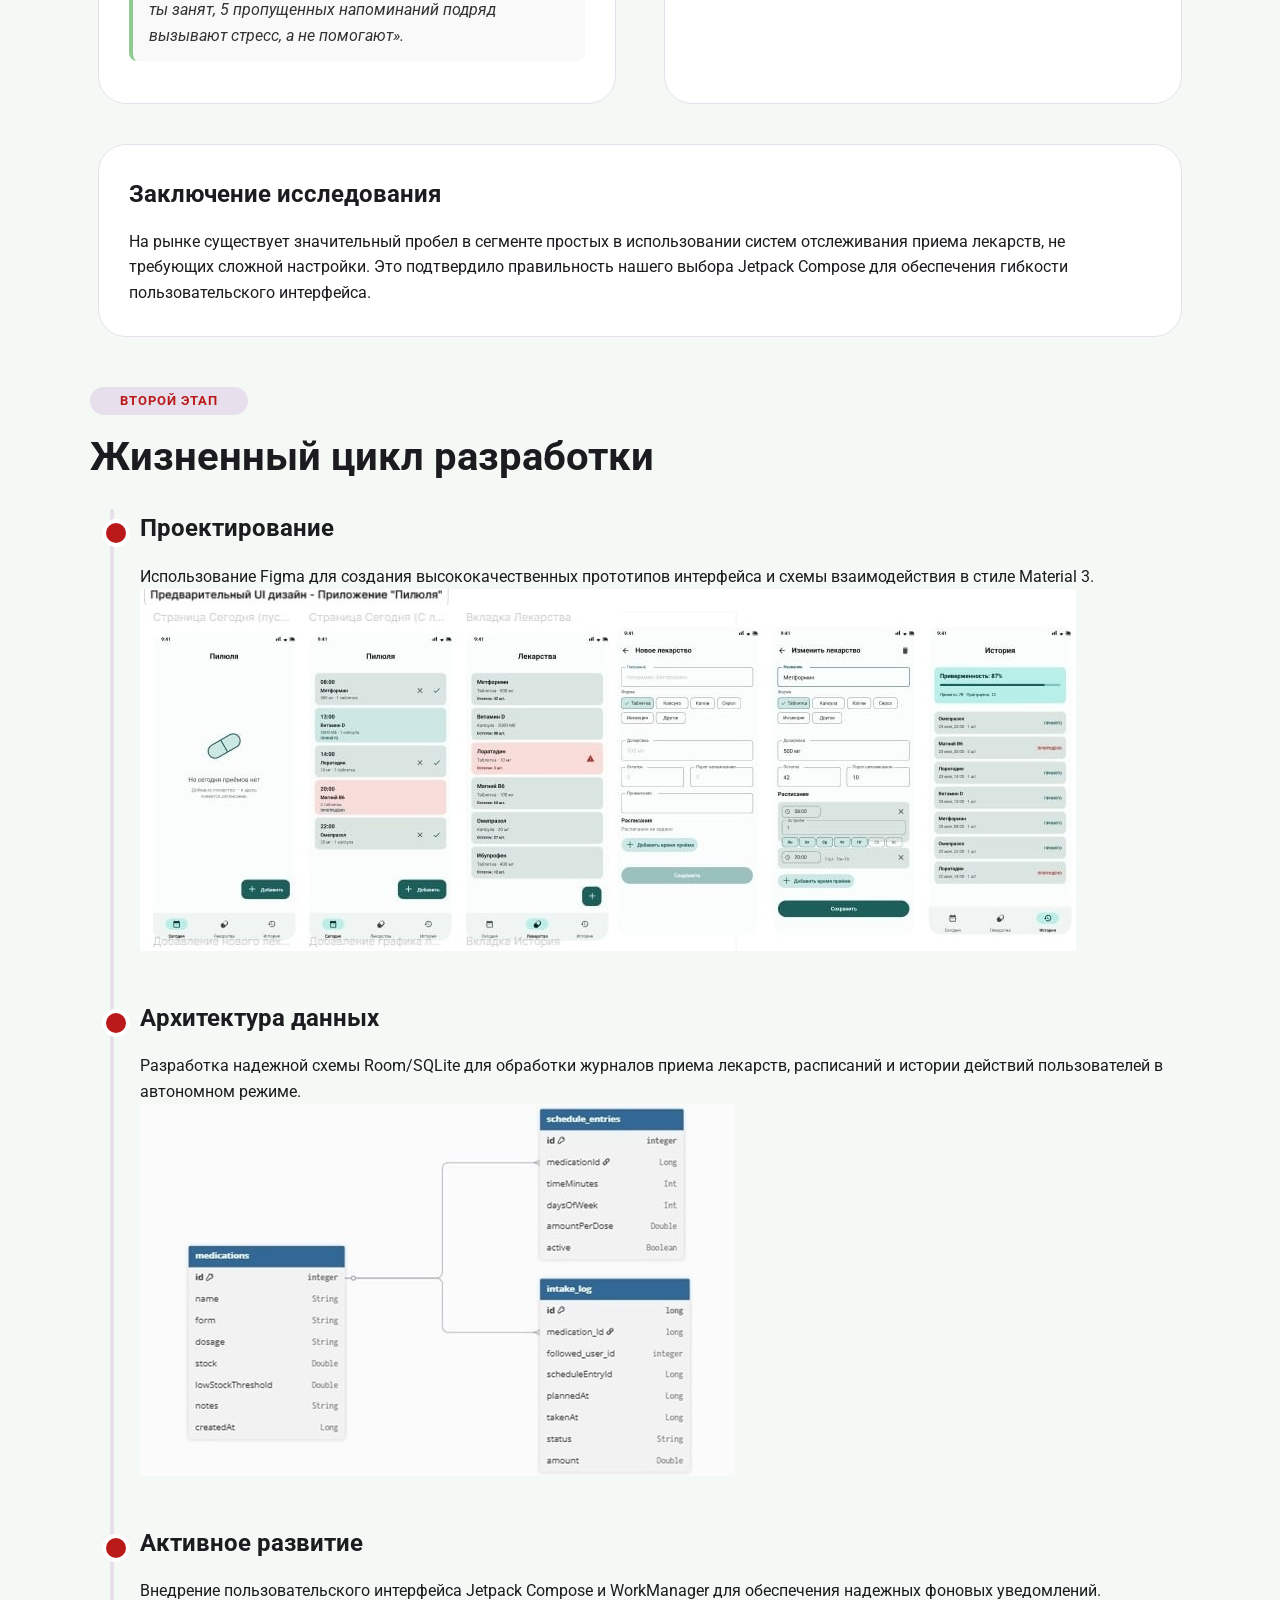
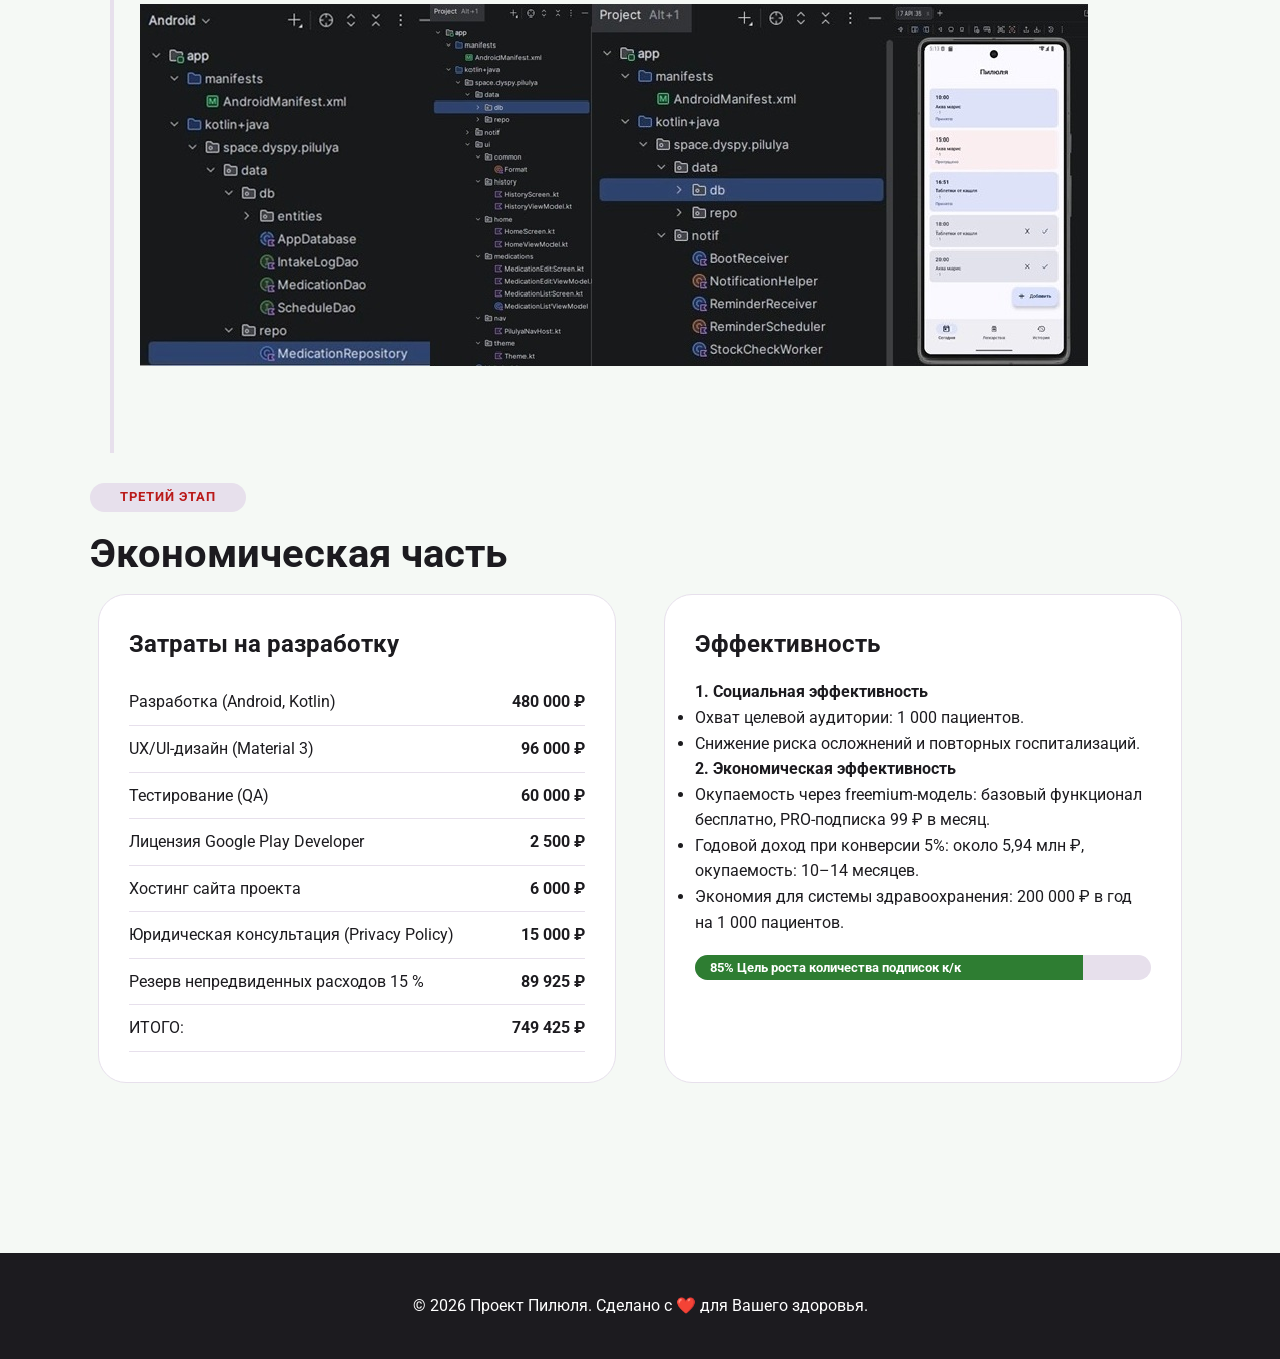
<file: site/about.html>
<!DOCTYPE html>
<html lang="ru">
<head>
    <meta charset="UTF-8">
    <meta name="viewport" content="width=device-width, initial-scale=1.0">
    <title>About Project | Pilulya</title>
    <link rel="stylesheet" href="/site/css/style.css">
    <link href="https://fonts.googleapis.com/css2?family=Roboto:wght@300;400;500;700&display=swap" rel="stylesheet">
</head>
<body>

    <nav class="navbar">
        <div class="logo"><a href="index.html" style="text-decoration: none; color: var(--md-sys-color-primary);">Пилюля</a></div>
        <ul class="nav-links">
            <li><a href="/site/index.html">Домой</a></li>
            <li><a href="/site/about.html" class="active">О Проекте</a></li>
            <li><a href="/site/team.html">Команда</a></li>
            <li><a href="/site/journal.html">Дневник Разработки</a></li>
            <li><a href="/site/resources.html">Дополнительная Информация</a></li>
        </ul>
    </nav>

    <header class="hero">
        <h1>Погрузимся в проект </h1>
        <p>Технический и стратегический обзор жизненного цикла разработки проекта <span class="text-red">Пилюля</span>.</p>
    </header>

    <main class="container section">
        
        <!-- РАЗДЕЛ 1: ИССЛЕДОВАНИЕ РЫНКА -->
        <section id="market-research" class="research-section">
            <div class="section-header">
                <span class="badge">Первый этап</span>
                <h2>Исследование рынка</h2>
            </div>

            <div class="card full-width">
                <h3>Анализ конкурентов</h3>
                <p>Изучены четыре международных приложения (MyTherapy, Medisafe, Mango Health, MedMinder) и два российских («Аптека.ру», «СберЕАптека»).</p>
                <div class="comparison-table">
                    <table>
                        <thead>
                            <tr>
                                <th>Особенности</th>
                                <th>Конкуренты</th>
                                <th>Пилюля</th>
                            </tr>
                        </thead>
                        <tbody>
                            <tr><td>Сложность UI/UX</td><td>Высокая (неинтуитивный)</td><td>Низкая (интуитивный)</td></tr>
                            <tr><td>Цена</td><td>На основе подписки</td><td>Freemium/Premium</td></tr>
                            <tr><td>Стиль UI/UX</td><td>Перегруженный дизайн</td><td>Минималистичный дизайн (Material 3)</td></tr>
                        </tbody>
                    </table>
                </div>
            </div>

            <div class="grid-2">
                <div class="card">
                    <h3>Анкета пользователя</h3>
                    <p>Проведено онлайн-анкетирование с помощью Яндекс.Форм, опрошено 60 респондентов в возрасте 35–70 лет, выяснилось, что основной причиной пропуска приема лекарств для них является «усталость от уведомлений».</p>
                    
                    <div class="testimonials">
                        <div class="testimonial">
                            <div class="quote-icon">“</div>
                            <p>«Я просто устала от этих писков каждые 3 часа, проще было не пить таблетки».</p>
                        </div>
                        <div class="testimonial">
                            <div class="quote-icon">“</div>
                            <p>«Эти уведомления стали для меня пыткой. Я устала постоянно проверять, что там пришло — лекарство или сообщение от друга. В итоге проще было забыть про приём».</p>
                        </div>
                        <div class="testimonial">
                            <div class="quote-icon">“</div>
                            <p>«Система уведомлений не учитывает ритм жизни. Если ты занят, 5 пропущенных напоминаний подряд вызывают стресс, а не помогают».</p>
                        </div>
                    </div>
                </div>
                <div class="card">
                    <h3>SWOT-анализ</h3>
                    <div class="swot-grid">
                        <div class="swot-item s">
                            <strong>S - cильные стороны</strong>
                            <ul>
                                <li>локальное хранение без сервера</li>
                                <li>учёт остатка и истории</li>
                                <li>широкая поддержка версии Android</li>
                            </ul>
                        </div>
                        <div class="swot-item w">
                            <strong>W - слабые стороны</strong>
                            <ul>
                                <li>нет облачной синхронизации</li>
                                <li>отсутствие версии на iOS</li>
                                <li>нет интеграции с мед. сервисами на этапе MVP</li>
                            </ul>
                        </div>
                        <div class="swot-item o">
                            <strong>O - возможности</strong>
                            <ul>
                                <li>экспорт PDF для врача</li>
                                <li>партнерство с аптечными сетями и клиниками, в том числе ЕМИАС</li>
                                <li>интеграция с нативным приложением «Здоровье»</li>
                            </ul>
                        </div>
                        <div class="swot-item t">
                            <strong>T - угрозы</strong>
                            <ul>
                                <li>ограничения точных будильников</li>
                                <li>ошибки пользователя в расписании</li>
                                <li>конкуренция с международными продуктами</li>
                            </ul>
                        </div>
                    </div>
                </div>
            </div>

            <div class="card full-width conclusion-card">
                <h3>Заключение исследования</h3>
                <p>На рынке существует значительный пробел в сегменте простых в использовании систем отслеживания приема лекарств, не требующих сложной настройки. Это подтвердило правильность нашего выбора Jetpack Compose для обеспечения гибкости пользовательского интерфейса.</p>
            </div>
        </section>

        <!-- РАЗДЕЛ 2: ЭТАПЫ РАЗРАБОТКИ -->
        <section id="development" class="development-section">
            <div class="section-header">
                <span class="badge">Второй этап</span>
                <h2>Жизненный цикл разработки</h2>
            </div>

            <div class="timeline">
                <!-- Этап 1: Figma -->
                <div class="timeline-item">
                    <div class="timeline-content">
                        <h3>Проектирование</h3>
                        <p>Использование Figma для создания высококачественных прототипов интерфейса и схемы взаимодействия в стиле Material 3.</p>
                        <div class="image-placeholder figma-mockup"><img src="/site/images/figma1.jpg" alt="figma"></div>
                    </div>
                </div>

                <!-- Этап 2: База данных -->
                <div class="timeline-item">
                    <div class="timeline-content">
                        <h3>Архитектура данных</h3>
                        <p>Разработка надежной схемы Room/SQLite для обработки журналов приема лекарств, расписаний и истории действий пользователей в автономном режиме.</p>
                        <div class="image-placeholder db-schema"><img src="/site/images/db1.jpg" alt="database-schema"></div>
                    </div>
                </div>

                <!-- Этап 3: Внедрение -->
                <div class="timeline-item">
                    <div class="timeline-content">
                        <h3>Активное развитие</h3>
                        <p>Внедрение пользовательского интерфейса Jetpack Compose и WorkManager для обеспечения надежных фоновых уведомлений.</p>
                        <div class="image-placeholder app-screenshot"><img src="/site/images/screenshots1.jpg" alt="dev-screenshots"></div>
                    </div>
                </div>
            </div>
        </section>

        <!-- РАЗДЕЛ 3: ЭКОНОМИЧЕСКАЯ ЖИЗНЕСПОСОБНОСТЬ -->
        <section id="economic" class="economics-section">
            <div class="section-header">
                <span class="badge">Третий этап</span>
                <h2>Экономическая часть</h2>
            </div>

            <div class="grid-2">
                <div class="card cost-card">
                    <h3>Затраты на разработку</h3>
                    <ul class="cost-list">
                        <li><span>Разработка (Android, Kotlin)</span> <strong>480 000 ₽</strong></li>
                        <li><span>UX/UI-дизайн (Material 3)</span> <strong>96 000 ₽</strong></li>
                        <li><span>Тестирование (QA)</span> <strong>60 000 ₽</strong></li>
                        <li><span>Лицензия Google Play Developer</span> <strong>2 500 ₽</strong></li>
                        <li><span>Хостинг сайта проекта</span> <strong>6 000 ₽</strong></li>
                        <li><span>Юридическая консультация (Privacy Policy)</span> <strong>15 000 ₽</strong></li>
                        <li><span>Резерв непредвиденных расходов 15 %</span> <strong>89 925 ₽</strong></li>
                        <li><span>ИТОГО:</span> <strong>749 425 ₽</strong></li>
                    </ul>
                </div>
                <div class="card efficacy-card">
                    <h3>Эффективность</h3>
                    
                    <!-- 1. Социальная эффективность -->
                    <p><strong>1. Социальная эффективность</strong></p>
                    <ul>
                        <li>Охват целевой аудитории: 1 000 пациентов.</li>
                        <li>Снижение риска осложнений и повторных госпитализаций.</li>
                    </ul>
                
                    <!-- 2. Экономическая эффективность -->
                    <p><strong>2. Экономическая эффективность</strong></p>
                    <ul>
                        <li>Окупаемость через freemium-модель: базовый функционал бесплатно, PRO-подписка 99 ₽ в месяц.</li>
                        <li>Годовой доход при конверсии 5%: около 5,94 млн ₽, окупаемость: 10–14 месяцев.</li>
                        <li>Экономия для системы здравоохранения: 200 000 ₽ в год на 1 000 пациентов.</li>
                    </ul>
                    <div class="progress-bar"><div class="progress-fill" style="width: 85%;">85% Цель роста количества подписок к/к</div></div>
                </div>
                </div>
            </div>
        </section>

    </main>

    <footer>
        <p>&copy; 2026 Проект Пилюля. Сделано с ❤️ для Вашего здоровья.</p>
    </footer>

</body>
</html>
</file>
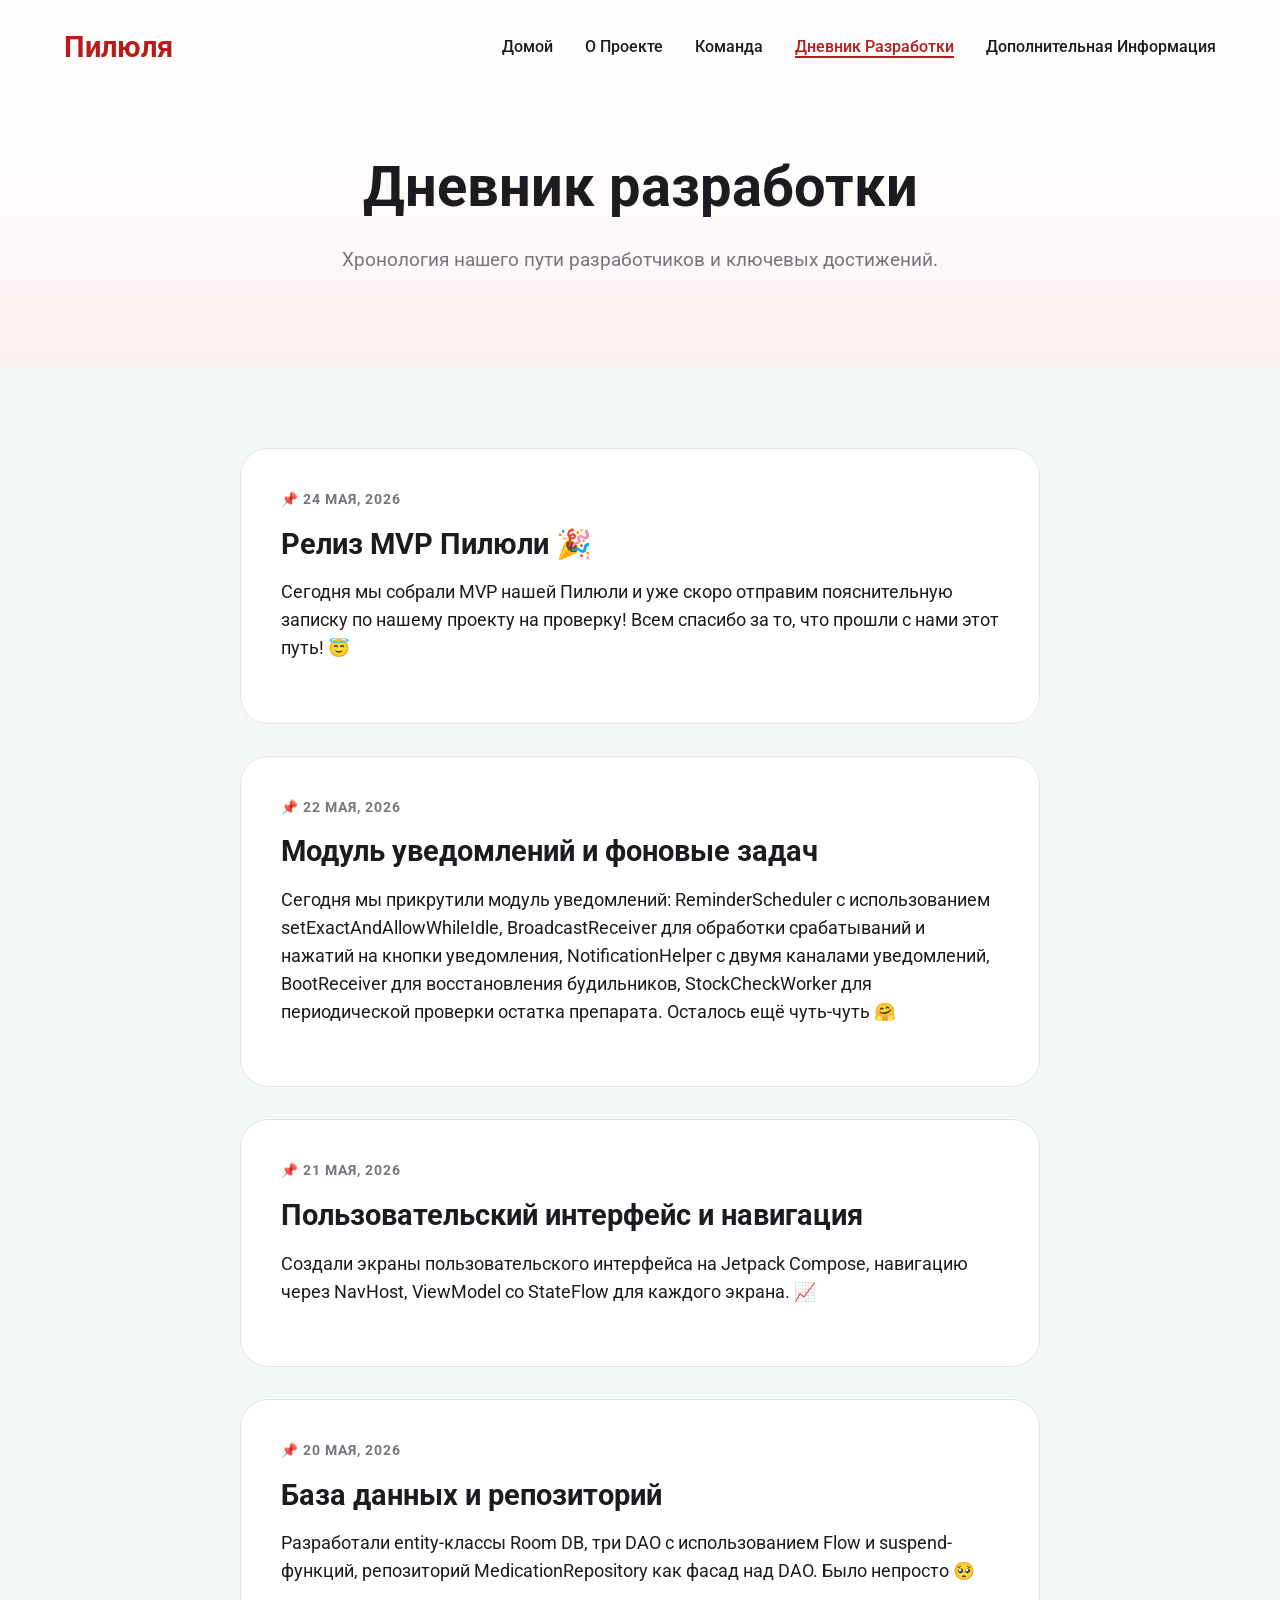
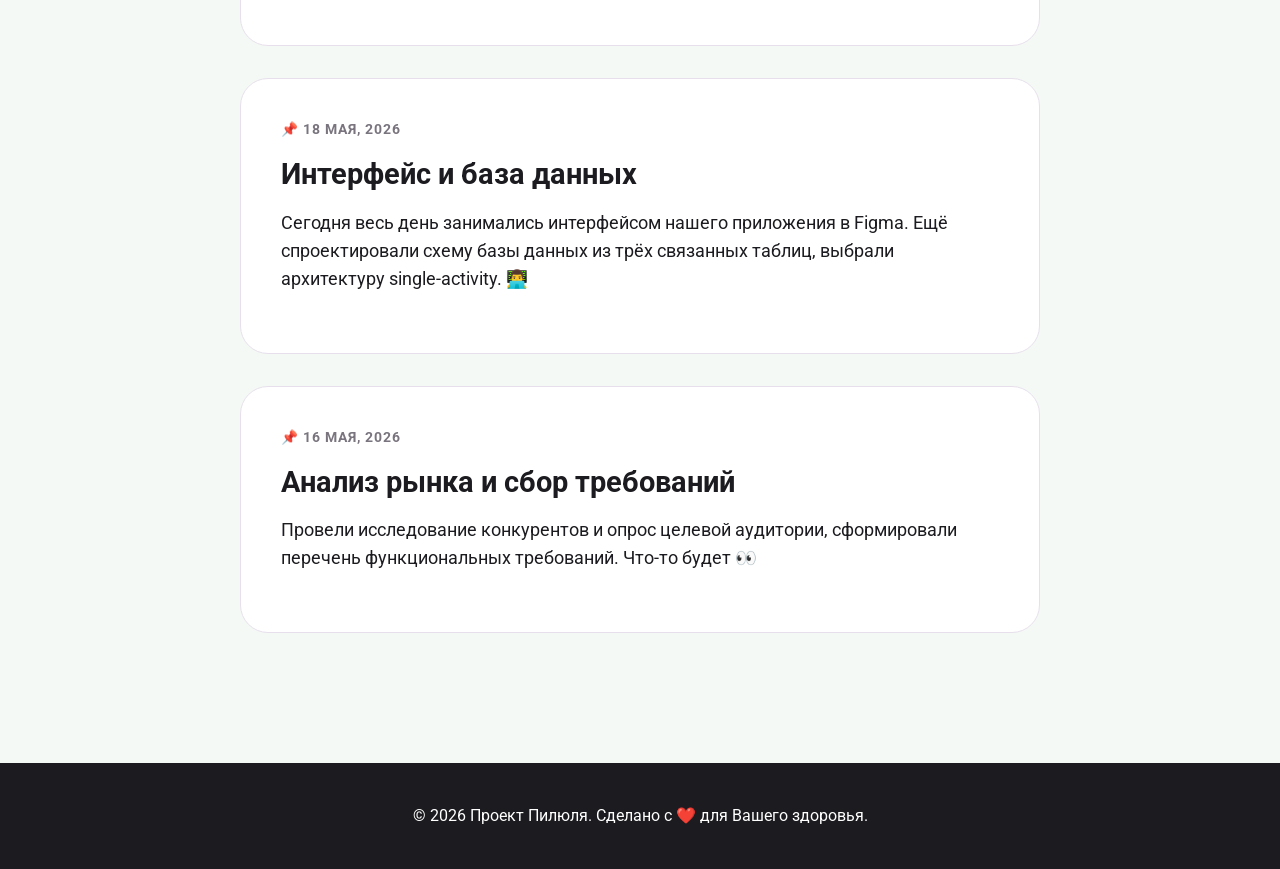
<file: site/journal.html>
<!DOCTYPE html>
<html lang="ru">
<head>
    <meta charset="UTF-8">
    <meta name="viewport" content="width=device-width, initial-scale=1.0">
    <title>Dev Journal | Pilulya</title>
    <link rel="stylesheet" href="/site/css/style.css">
    <link href="https://fonts.googleapis.com/css2?family=Roboto:wght@300;400;500;700&display=swap" rel="stylesheet">
</head>
<body>

    <nav class="navbar">
        <div class="logo"><a href="/site/index.html" style="text-decoration: none; color: var(--md-sys-color-primary);">Пилюля</a></div>
        <ul class="nav-links">
            <li><a href="/site/index.html">Домой</a></li>
            <li><a href="/site/about.html">О Проекте</a></li>
            <li><a href="/site/team.html">Команда</a></li>
            <li><a href="/site/journal.html" class="active">Дневник Разработки</a></li>
            <li><a href="/site/resources.html">Дополнительная Информация</a></li>
        </ul>
    </nav>

    <header class="hero">
        <h1>Дневник разработки</h1>
        <p>Хронология нашего пути разработчиков и ключевых достижений.</p>
    </header>

    <main class="container section">
        <div class="journal-feed">

            <!-- Запись 1 -->
            <article class="journal-post">
                <div class="post-date">&#x1F4CC; 24 мая, 2026</div>
                <div class="post-content">     
                    <h2>Релиз MVP Пилюли &#x1F389;</h2>
                    <p>Сегодня мы собрали MVP нашей Пилюли и уже скоро отправим пояснительную записку по нашему проекту на проверку! Всем спасибо за то, что прошли с нами этот путь! &#x1F607;</p>
                    
                </div>
            </article>

            <!-- Запись 2 -->
            <article class="journal-post">
                <div class="post-date">&#x1F4CC; 22 мая, 2026</div>
                <div class="post-content">  
                    <h2>Модуль уведомлений и фоновые задач</h2>
                    <p>Сегодня мы прикрутили модуль уведомлений: ReminderScheduler с использованием setExactAndAllowWhileIdle, BroadcastReceiver для обработки срабатываний и нажатий на кнопки уведомления, NotificationHelper с двумя каналами уведомлений, BootReceiver для восстановления будильников, StockCheckWorker для периодической проверки остатка препарата. Осталось ещё чуть-чуть &#x1F917;</p>
                    
                </div>
            </article>

            <!-- Запись 3 -->
            <article class="journal-post">
                <div class="post-date">&#x1F4CC; 21 мая, 2026</div>
                <div class="post-content">
                    <h2>Пользовательский интерфейс и навигация</h2>
                    <p>Создали экраны пользовательского интерфейса на Jetpack Compose, навигацию через NavHost, ViewModel со StateFlow для каждого экрана. &#x1f4c8;</p>
                    
                </div>
            </article>

            <!-- Запись 4 -->
            <article class="journal-post">
                <div class="post-date">&#x1F4CC; 20 мая, 2026</div>
                <div class="post-content">                    
                    <h2>База данных и репозиторий</h2>
                    <p>Разработали entity-классы Room DB, три DAO с использованием Flow и suspend-функций, репозиторий MedicationRepository как фасад над DAO. Было непросто &#x1F97A;</p>                    
                </div>
            </article>

            <!-- Запись 5 -->
            <article class="journal-post">
                <div class="post-date">&#x1F4CC; 18 мая, 2026</div>
                <div class="post-content">
                    <h2>Интерфейс и база данных</h2>
                    <p>Сегодня весь день занимались интерфейсом нашего приложения в Figma. Ещё спроектировали схему базы данных из трёх связанных таблиц, выбрали архитектуру single-activity. &#x1f468;&#x200d;&#x1f4bb;</p>
                </div>
            </article>

            <!-- Запись 6 -->
            <article class="journal-post">
                <div class="post-date">&#x1F4CC; 16 мая, 2026</div>
                <div class="post-content">
                    <h2>Анализ рынка и сбор требований</h2>
                    <p>Провели исследование конкурентов и опрос целевой аудитории, сформировали перечень функциональных требований. Что-то будет &#x1F440;</p>
                </div>
            </article>
        </div>
    </main>

    <footer>
        <p>&copy; 2026 Проект Пилюля. Сделано с ❤️ для Вашего здоровья.</p>
    </footer>

</body>
</html>
</file>
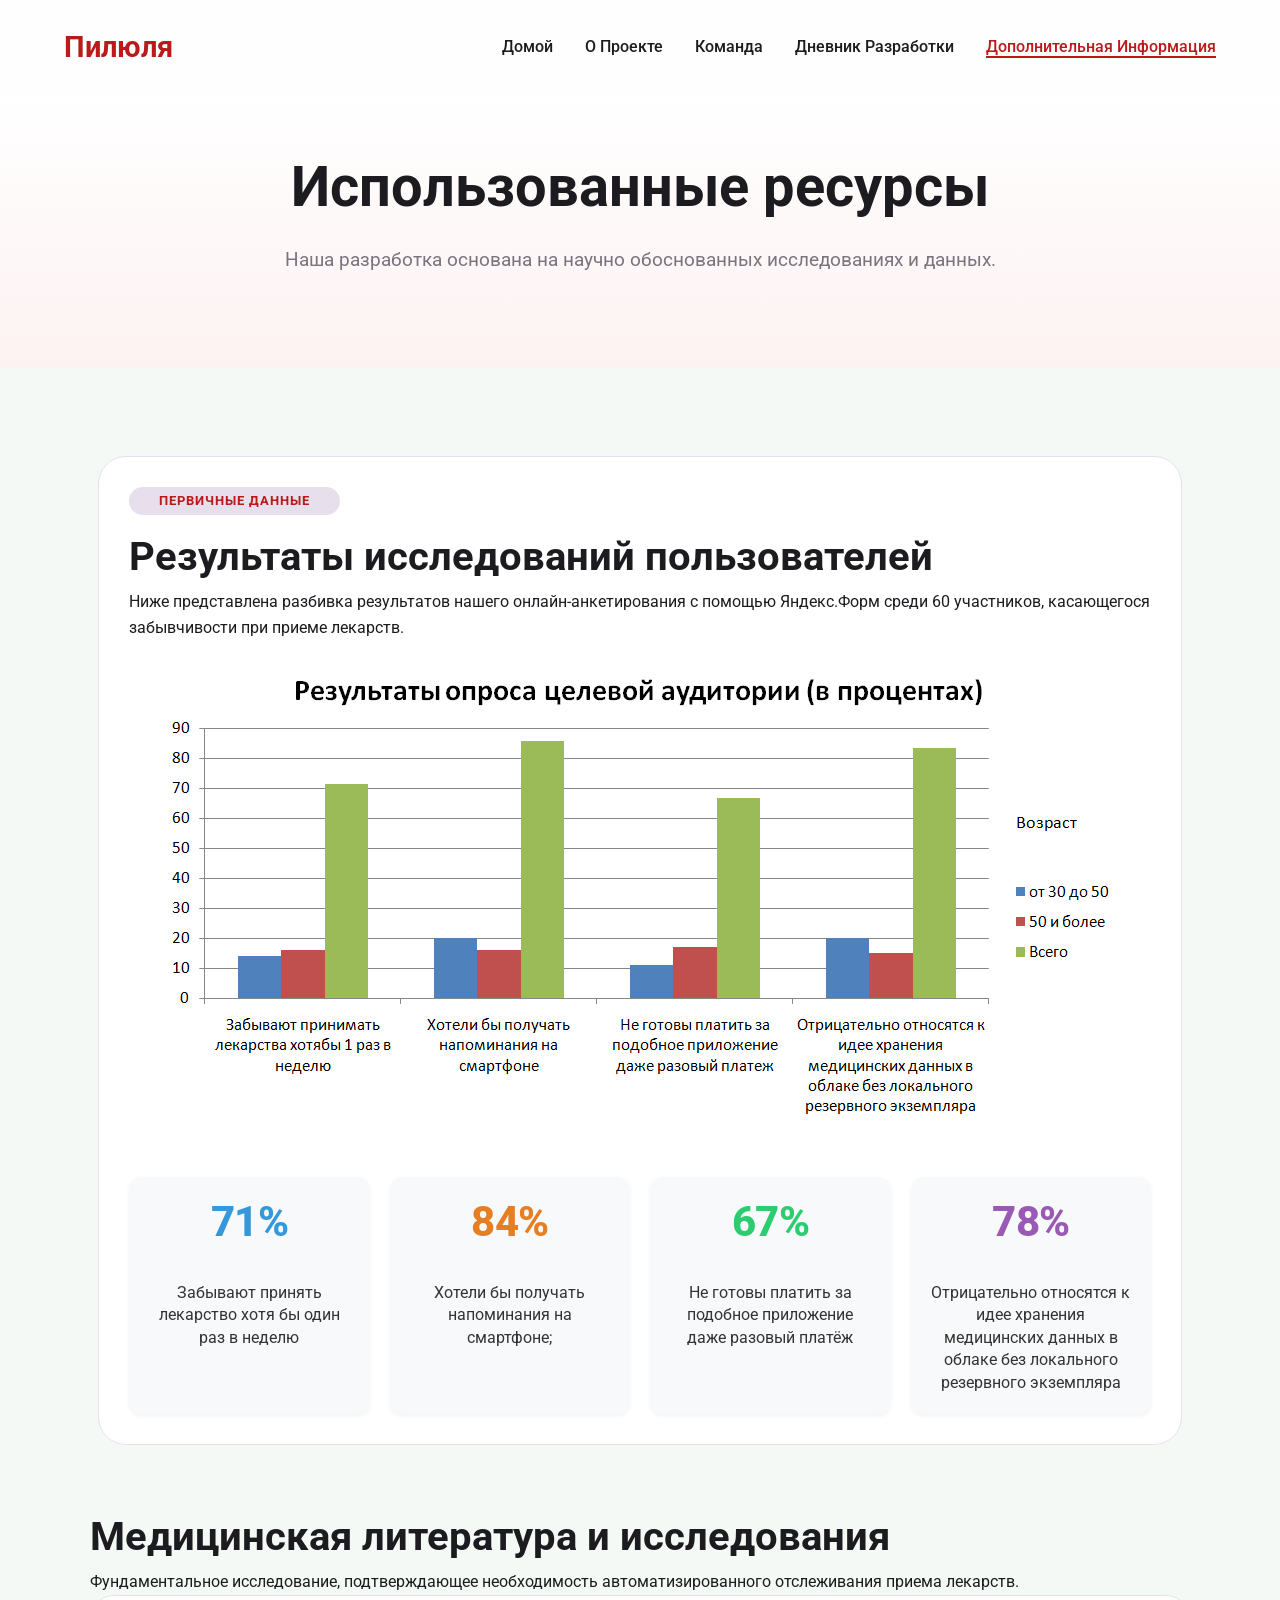
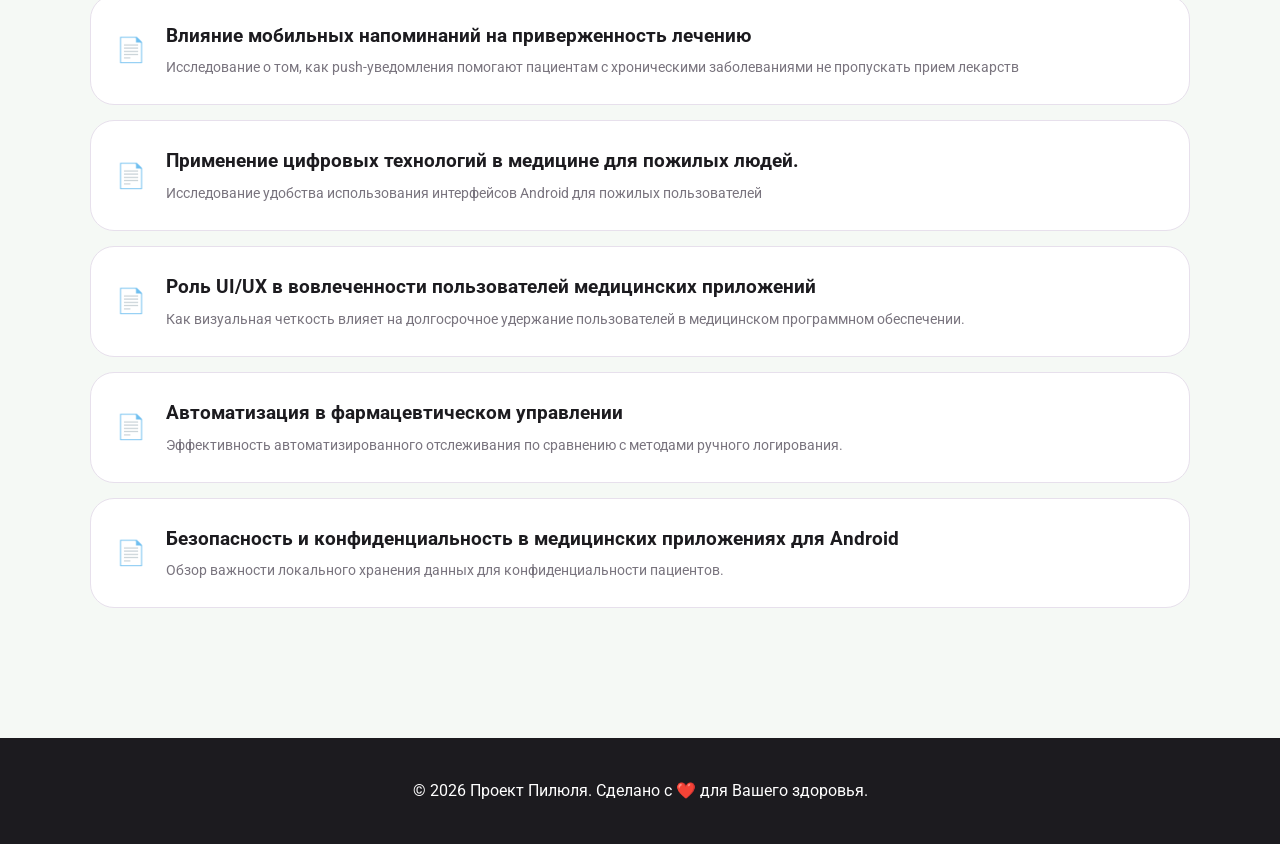
<file: site/resources.html>
<!DOCTYPE html>
<html lang="ru">
<head>
    <meta charset="UTF-8">
    <meta name="viewport" content="width=device-width, initial-scale=1.0">
    <title>Resources | Pilulya</title>
    <link rel="stylesheet" href="/site/css/style.css">
    <link href="https://fonts.googleapis.com/css2?family=Roboto:wght@300;400;500;700&display=swap" rel="stylesheet">
</head>
<body>

    <nav class="navbar">
        <div class="logo"><a href="index.html" style="text-decoration: none; color: var(--md-sys-color-primary);">Пилюля</a></div>
        <ul class="nav-links">
            <li><a href="/site/index.html">Домой</a></li>
            <li><a href="/site/about.html">О Проекте</a></li>
            <li><a href="/site/team.html">Команда</a></li>
            <li><a href="/site/journal.html">Дневник Разработки</a></li>
            <li><a href="/site/resources.html" class="active">Дополнительная Информация</a></li>
        </ul>
    </nav>

    <header class="hero">
        <h1>Использованные ресурсы</h1>
        <p>Наша разработка основана на научно обоснованных исследованиях и данных.</p>
    </header>

    <main class="container section">
        
        <!-- РАЗДЕЛ 1: Результаты анкетирования -->
        <section class="resource-highlight">
            <div class="card">
                <div class="card-header">
                    <span class="badge">Первичные данные</span>
                    <h2>Результаты исследований пользователей</h2>
                </div>
                <p>Ниже представлена разбивка результатов нашего онлайн-анкетирования с помощью Яндекс.Форм среди 60 участников, касающегося забывчивости при приеме лекарств.</p>
                
                <!-- Место для диаграммы -->
                <div class="diagram-placeholder">
                    <div class="diagram" ><img src="/site/images/diagram1.png" alt="diagram";></div>     
                </div>

                <div class="stats-row">
                    <div class="stat-item"><strong>71%</strong><br>Забывают принять лекарство хотя бы один раз в неделю</div>
                    <div class="stat-item"><strong>84%</strong><br>Хотели бы получать напоминания на смартфоне; </div>
                    <div class="stat-item"><strong>67%</strong><br>Не готовы платить за подобное приложение даже разовый платёж</div>
                    <div class="stat-item"><strong>78%</strong><br>Отрицательно относятся к идее хранения медицинских данных в облаке без локального резервного экземпляра</div>
                </div>
            </div>
        </section>

        <!-- РАЗДЕЛ 2: Медицинские исследования (ссылки) -->
        <section class="resource-links-section">
            <div class="section-header">
                <h2>Медицинская литература и исследования</h2>
                <p>Фундаментальное исследование, подтверждающее необходимость автоматизированного отслеживания приема лекарств.</p>
            </div>

            <div class="link-list">
                <!-- Исследование 1 -->
                <a href="https://scienceforum.ru/2026/article/2018038917" class="resource-link">
                    <span class="link-icon">📄</span>
                    <div class="link-text">
                        <h3>Влияние мобильных напоминаний на приверженность лечению</h3>
                        <p>Исследование о том, как push-уведомления помогают пациентам с хроническими заболеваниями не пропускать прием лекарств</p>
                    </div>
                    <span class="arrow">→</span>
                </a>

                <!-- Исследование 2 -->
                <a href="https://jtelemed.ru/article/tsifrovye-tehnologii-dlja-ukreplenija-zdorovja-i-profilaktiki-zabolevanij-u-pozhilyh-ljudej" class="resource-link">
                    <span class="link-icon">📄</span>
                    <div class="link-text">
                        <h3>Применение цифровых технологий в медицине для пожилых людей.</h3>
                        <p>Исследование удобства использования интерфейсов Android для пожилых пользователей</p>
                    </div>
                    <span class="arrow">→</span>
                </a>

                <!-- Исследование 3 -->
                <a href="https://habr.com/ru/articles/686876/" class="resource-link">
                    <span class="link-icon">📄</span>
                    <div class="link-text">
                        <h3>Роль UI/UX в вовлеченности пользователей медицинских приложений</h3>
                        <p>Как визуальная четкость влияет на долгосрочное удержание пользователей в медицинском программном обеспечении.</p>
                    </div>
                    <span class="arrow">→</span>
                </a>

                <!-- Исследование 4 -->
                <a href="https://goodschecker.com/ru/blog/avtomatizacziya-farmaczevticheskoi-otrasli-kakie-proczessy-pora-poruchit-robotam-i-neirosetyam/" class="resource-link">
                    <span class="link-icon">📄</span>
                    <div class="link-text">
                        <h3>Автоматизация в фармацевтическом управлении</h3>
                        <p>Эффективность автоматизированного отслеживания по сравнению с методами ручного логирования.</p>
                    </div>
                    <span class="arrow">→</span>
                </a>

                <!-- Исследование 5 -->
                <a href="https://www.securitylab.ru/blog/company/PandaSecurityRus/346280.php" class="resource-link">
                    <span class="link-icon">📄</span>
                    <div class="link-text">
                        <h3>Безопасность и конфиденциальность в медицинских приложениях для Android</h3>
                        <p>Обзор важности локального хранения данных для конфиденциальности пациентов.</p>
                    </div>
                    <span class="arrow">→</span>
                </a>
            </div>
        </section>

    </main>

    <footer>
        <p>&copy; 2026 Проект Пилюля. Сделано с ❤️ для Вашего здоровья.</p>
    </footer>

</body>
</html>
</file>
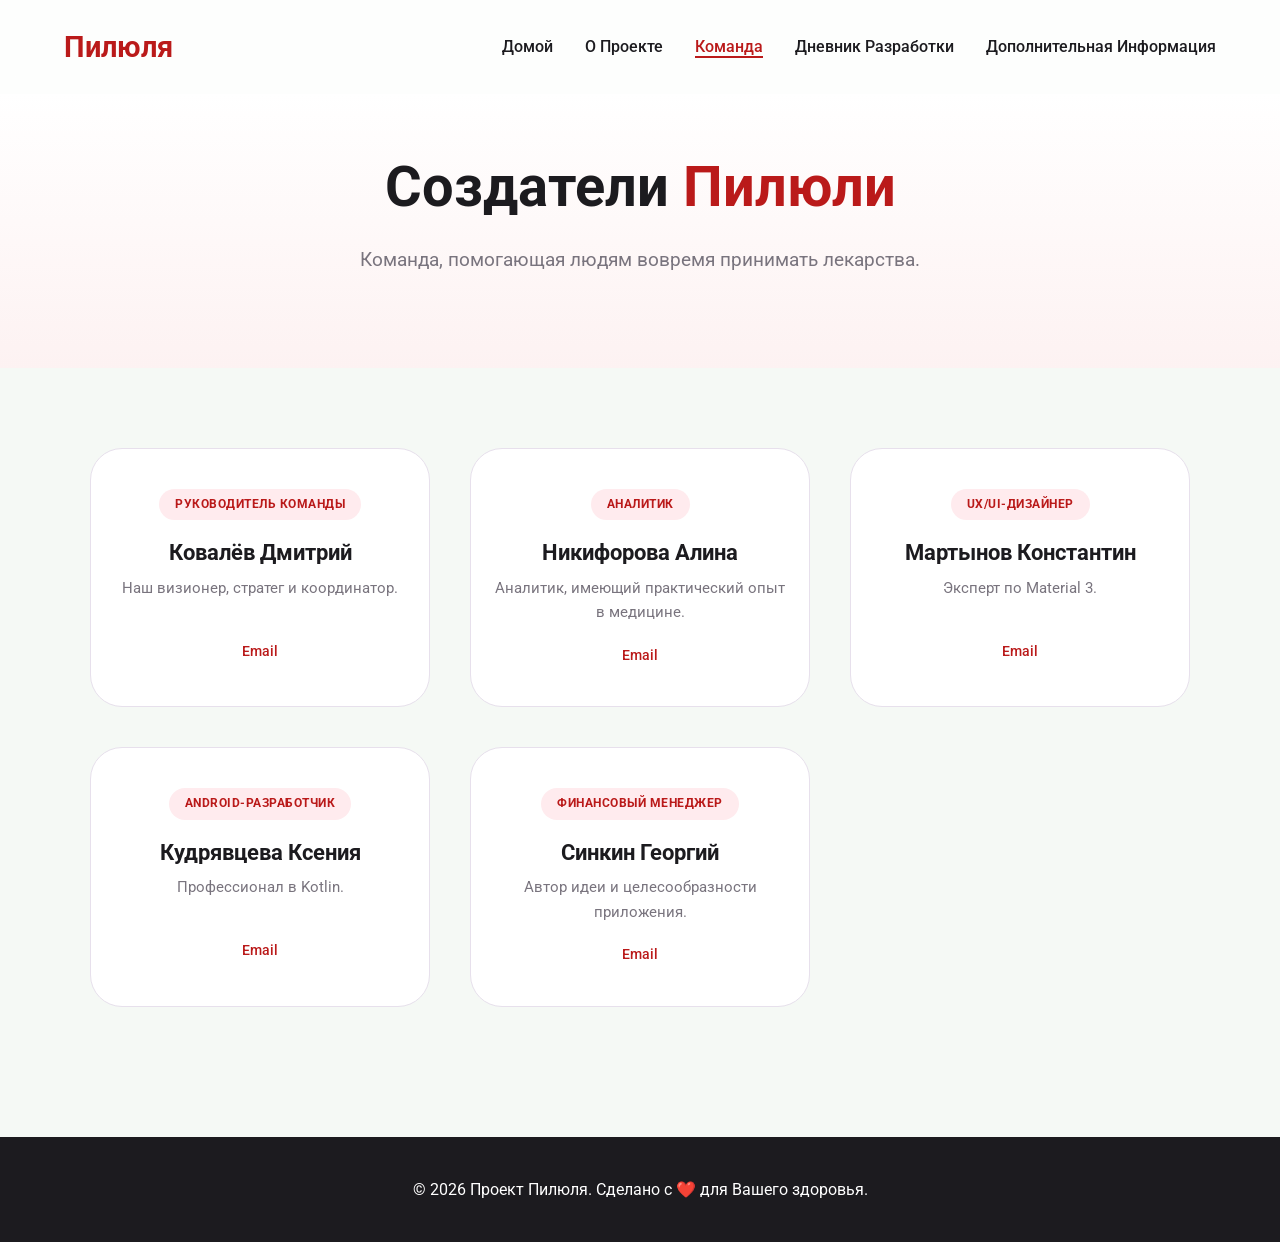
<file: site/team.html>
<!DOCTYPE html>
<html lang="ru">
<head>
    <meta charset="UTF-8">
    <meta name="viewport" content="width=device-width, initial-scale=1.0">
    <title>Our Team | Pilulya</title>
    <link rel="stylesheet" href="/site/css/style.css">
    <link href="https://fonts.googleapis.com/css2?family=Roboto:wght@300;400;500;700&display=swap" rel="stylesheet">
</head>
<body>

    <nav class="navbar">
        <div class="logo"><a href="/site/index.html" style="text-decoration: none; color: var(--md-sys-color-primary);">Пилюля</a></div>
        <ul class="nav-links">
            <li><a href="/site/index.html">Домой</a></li>
            <li><a href="/site/about.html">О Проекте</a></li>
            <li><a href="/site/team.html" class="active">Команда</a></li>
            <li><a href="/site/journal.html">Дневник Разработки</a></li>
            <li><a href="/site/resources.html">Дополнительная Информация</a></li>
        </ul>
    </nav>

    <header class="hero">
        <h1>Создатели <span class="text-red">Пилюли</span></h1>
        <p>Команда, помогающая людям вовремя принимать лекарства.</p>
    </header>

    <main class="container section">
        <div class="team-grid">
            
            <div class="team-card">
                <div style="background-color: var(--md-sys/color-primary);">
                </div>
                <div class="member-info">
                    <span class="role-badge role-lead">Руководитель команды</span>
                    <h3>Ковалёв Дмитрий</h3>
                    <p>Наш визионер, стратег и координатор.</p>
                    <div class="social-links">
                        <a href="#">Email</a>
                    </div>
                </div>
            </div>
            <div class="team-card">
                <div style="background-color: var(--md-sys/color-primary);">
                </div>
                <div class="member-info">
                    <span class="role-badge role-lead">Аналитик</span>
                    <h3>Никифорова Алина</h3>
                    <p>Аналитик, имеющий практический опыт в медицине.</p>
                    <div class="social-links">
                        <a href="#">Email</a>
                    </div>
                </div>
            </div>
            <div class="team-card">
                <div style="background-color: var(--md-sys/color-primary);">
                </div>
                <div class="member-info">
                    <span class="role-badge role-lead">UX/UI-дизайнер</span>
                    <h3>Мартынов Константин</h3>
                    <p>Эксперт по Material 3.</p>
                    <div class="social-links">
                        <a href="#">Email</a>
                    </div>
                </div>
            </div>
            <div class="team-card">
                <div style="background-color: var(--md-sys/color-primary);">
                </div>
                <div class="member-info">
                    <span class="role-badge role-lead">Android-разработчик</span>
                    <h3>Кудрявцева Ксения</h3>
                    <p>Профессионал в Kotlin.</p>
                    <div class="social-links">
                        <a href="#">Email</a>
                    </div>
                </div>
            </div>
            <div class="team-card">
                <div style="background-color: var(--md-sys/color-primary);">
                </div>
                <div class="member-info">
                    <span class="role-badge role-lead">Финансовый менеджер</span>
                    <h3>Синкин Георгий</h3>
                    <p>Автор идеи и целесообразности приложения.</p>
                    <div class="social-links">
                        <a href="#">Email</a>
                    </div>
                </div>
            </div>

        </div>
    </main>

    <footer>
        <p>&copy; 2026 Проект Пилюля. Сделано с ❤️ для Вашего здоровья.</p>
    </footer>

</body>
</html>
</file>
<file: site/css/style.css>
:root {
    --md-sys-color-primary: #ba1a1a; 
    --md-sys-color-on-primary: #ffffff;
    --md-sys-color-secondary: #2e7d32; 
    --md-sys-color-on-secondary: #ffffff;
    --md-sys-color-surface: #9bc39618;
    --md-sys-color-surface-variant: #e7e0ec;
    --md-sys-color-on-surface: #1c1b1f;
    --md-sys-color-outline: #79747e;
    --md-sys-color-error: #ba1a1a;
    --md-sys-color-success: #4caf50;

    --transition: all 0.3s cubic-bezier(0.4, 0, 0.2, 1);
}

* {
    margin: 0;
    padding: 0;
    box-sizing: border-box;

}

html {
    scroll-behavior: smooth;
}

body {
    font-family: 'Roboto', sans-serif;
    background-color: var(--md-sys-color-surface);
    color: var(--md-sys-color-on-surface);
    line-height: 1.6;
}

.container {
    max-width: 1100px;
    margin: 0 auto;
    padding: 0 20px;
}


h1 { font-size: 3.5rem; line-height: 1.2; margin-bottom: 1.5rem; }
h2 { font-size: 2.5rem; color: var(--md-sys-color-on-surface); }
h3 { font-size: 1.5rem; margin-bottom: 1rem; }
.text-red { color: var(--md-sys-color-primary); }


.navbar {
    display: flex;
    justify-content: space-between;
    align-items: center;
    padding: 1.5rem 5%;
    position: sticky;
    top: 0;
    background: rgba(255, 255, 255, 0.8);
    backdrop-filter: blur(10px);
    z-index: 1000;
}

.logo {
    font-size: 1.8rem;
    font-weight: 700;
    color: var(--md-sys-color-primary);
}

.nav-links {
    display: flex;
    list-style: none;
    gap: 2rem;
}

.nav-links a {
    text-decoration: none;
    color: var(--md-sys-color-on-surface);
    font-weight: 500;
    transition: var(--transition);
}

.nav-links a:hover {
    color: var(--md-sys-color-secondary);
}


.hero {
    padding: 60px 5% 60px;
    text-align: center;
    background: linear-gradient(180deg, #fff 0%, #fdf2f2 100%);

}

.hero p {
    font-size: 1.2rem;
    max-width: 800px;
    margin: 0 auto 2rem;
    color: var(--md-sys-color-outline);
}


.btn-primary {
    background-color: var(--md-sys-color-primary);
    color: white;
    padding: 14px 32px;
    border-radius: 50px; 
    text-decoration: none;
    font-weight: 500;
    display: inline-block;
    transition: var(--transition);
}

.btn-primary:hover {
    transform: translateY(-2px);
    box-shadow: 0 4px 12px rgba(186, 26, 26, 0.3);
}


.section {
    padding: 80px 0;
}

.bg-alt {
    background-color: #fdfcfc;
}

.section-header {
    margin-top: 50px;
}

.badge {
    display: inline-block;
    padding: 4px 30px;
    border-radius: 20px;
    background-color: var(--md-sys-color-surface-variant);
    color: var(--md-sys-color-primary);
    font-size: 0.8rem;
    text-transform: uppercase;
    letter-spacing: 1px;
    font-weight: 700;
    margin-bottom: 10px;
}


.card-grid {
    margin: 1% 20%;
    justify-content: center;
    display: grid;
    grid-template-columns: repeat(auto-fit, minmax(150px, 1fr));
    gap: 1rem;
}

.card {
    margin: 0.5rem;
    background: white;
    padding: 30px;
    border-radius: 28px; 
    border: 1px solid var(--md-sys-color-surface-variant);
    transition: var(--transition);

}

.card:hover {
    border-color: var(--md-sys-color-secondary);
    transform: translateY(-5px);
}

.icon {
    font-size: 2rem;
    margin-bottom: 1rem;
}


.tech-grid {
    justify-content: center;
    display: flex;
    flex-wrap: wrap;
    gap: 12px;
    margin-top: 1%;
}

.tech-item {
    background: var(--md-sys-color-surface-variant);
    padding: 10px 24px;
    border-radius: 50px;
    font-weight: 500;
    color: var(--md-sys-color-on-surface);
}


.screenshot-slider {
    margin-top: 1%;
    justify-content: center;
    display: flex;
    flex-wrap: wrap;
    grid-template-columns: repeat(auto-fit, minmax(250px, 1fr));
    gap: 10rem;
}

.mockup-card {
    
    text-align: center;
}

.mockup-img {
    
    width: 235px;
    aspect-ratio: 9/18;
    border-radius: 32px;
    display: flex;
    align-items: center;
    justify-content: center;
    font-weight: bold;
    color: var(--md-sys-color-primary);
    border: 8px solid #2c2c2c;
    box-shadow: 0 10px 30px rgba(0,0,0,0.1);
}


footer {
    text-align: center;
    padding: 40px;
    background: var(--md-sys-color-on-surface);
    color: white;
    margin-top: 50px;
}


@media (max-width: 768px) {
    h1 { font-size: 2.5rem; }
    .nav-links { display: none; } 
}



.about-hero {
    padding: 80px 5%;
    text-align: center;
    background: var(--md-sys-color-surface-variant);
}

.about-hero h1 {
    font-size: 3rem;
    margin-bottom: 10px;
}


.grid-2 {
    display: grid;
    grid-template-columns: repeat(auto-fit, minmax(450px, 1fr));
    gap: 2rem;
    margin-bottom: 2rem;
}

.full-width {
    grid-column: 1 / -1;
}


.testimonials {
    margin-top: 20px;
}

.testimonial {
    background: #f9f9f9;
    border-left: 4px solid #6bbb6fbe;;
    padding: 12px 16px;
    margin-bottom: 12px;
    border-radius: 8px;
    position: relative;
}

.quote-icon {
    font-size: 32px;
    color: 6bbb6fbe;;
    font-family: serif;
    line-height: 1;
    margin-bottom: -16px;
}

.testimonial p {
    margin: 8px 0 0 0;
    font-style: italic;
    color: #333;
}
.comparison-table {
    overflow-x: auto;
    margin-top: 20px;
}

table {
    width: 100%;
    border-collapse: collapse;
    margin-top: 1rem;
}

th, td {
    text-align: left;
    padding: 15px;
    border-bottom: 1px solid var(--md-sys-color-surface-variant);
}

th {
    background-color: var(--md-sys-color-surface-variant);
    color: var(--md-sys-color-primary);
}

/* SWOT Analysis */
.swot-grid {
    display: grid;
    grid-template-columns: 1fr 1fr;
    gap: 10px;
    margin-top: 20px;
}

.swot-item {
    padding: 15px;
    border-radius: 12px;
    font-size: 0.9rem;
}
.s { background: #e8f5e9; color: #2e7d32; } 
.w { background: #ffebee; color: #c62828; } 
.o { background: #e3f2fd; color: #1565c0; } 
.t { background: #fff3e0; color: #ef6c00; } 
.swot-item ul {
    margin: 8px 0 0 0;
    padding-left: 20px;
    list-style-type: disc; 
}

.swot-item li {
    margin-bottom: 4px;
}


.timeline {
    position: relative;
    padding: 20px 0;
}

.timeline::before {
    content: '';
    position: absolute;
    left: 20px;
    height: 100%;
    width: 4px;
    background: var(--md-sys-color-surface-variant);
}

.timeline-item {
    margin-left: 50px;
    margin-bottom: 40px;
    position: relative;
}

.timeline-item::before {
    content: '';
    position: absolute;
    left: -38px;
    top: 10px;
    width: 20px;
    height: 20px;
    border-radius: 50%;
    background: var(--md-sys-color-primary);
    border: 4px solid white;
}

.image-placeholder figma-mockup {
    width: 100%;
    height: 240px;
    background: #f0f0f0;
    border: 2px dashed var(--md-sys-color-outline);
    border-radius: 20px;
    display: flex;
    align-items: center;
    justify-content: center;
    margin-top: 15px;
    color: var(--md-sys-color-outline);
    font-weight: 500;
}
.image-placeholder db-schema {
    width: 100%;
    height: 240px;
    background: #f0f0f0;
    border: 2px dashed var(--md-sys-color-outline);
    border-radius: 20px;
    display: flex;
    align-items: center;
    justify-content: center;
    margin-top: 15px;
    color: var(--md-sys-color-outline);
    font-weight: 500;
}
.image-placeholder app-screenshot {
    width: 100%;
    height: 240px;
    background: #f0f0f0;
    border: 2px dashed var(--md-sys-color-outline);
    border-radius: 20px;
    display: flex;
    align-items: center;
    justify-content: center;
    margin-top: 15px;
    color: var(--md-sys-color-outline);
    font-weight: 500;
}
.cost-list {
    list-style: none;
}

.cost-list li {
    display: flex;
    justify-content: space-between;
    padding: 10px 0;
    border-bottom: 1px solid var(--md-sys-color-surface-variant);
}

.progress-bar {
    background: var(--md-sys-color-surface-variant);
    height: 25px;
    border-radius: 50px;
    margin-top: 20px;
    overflow: hidden;
}

.progress-fill {
    background: var(--md-sys-color-secondary);
    height: 100%;
    display: flex;
    align-items: center;
    padding-left: 15px;
    color: white;
    font-size: 0.8rem;
    font-weight: bold;
}


@media (max-width: 600px) {
    .grid-2 { grid-template-columns: 1fr; }
}

.team-grid {
    display: grid;
    grid-template-columns: repeat(auto-fit, minmax(300px, 1fr));
    gap: 2.5rem;
    justify-content: center;
}

.team-card {
    background: white;
    border-radius: 32px;
    padding: 40px 20px;
    text-align: center;
    border: 1px solid var(--md-sys-color-surface-variant);
    transition: var-transition;
}

.team-card:hover {
    transform: translateY(-10px);
    box-shadow: 0 12px 24px rgba(0,0,0,0.05);
}

.member-avatar {
    width: 100px;
    height: 100px;
    margin: 0 auto 20px;
    border-radius: 50%;
    display: flex;
    align-items: center;
    justify-content: center;
    font-weight: 700;
    font-size: 1.5rem;
    color: white;
}

.member-info h3 {
    margin-bottom: 5px;
    font-size: 1.4rem;
}

.member-info p {
    font-size: 0.95rem;
    color: var(--md-sys-color-outline);
    margin-bottom: 20px;
    min-height: 45px;
}


.role-badge {
    display: inline-block;
    padding: 6px 16px;
    border-radius: 50px;
    font-size: 0.75rem;
    text-transform: uppercase;
    font-weight: 700;
    letter-spacing: 0.5px;
    margin-bottom: 15px;
}

.role-lead { background: #ffebee; color: var(--md-sys-color-primary); }
.role-tech { background: #e8f5e9; color: var(--md-sys-color-secondary); }
.role-design { background: #f3e5f5; color: #7b1fa2; }
.role-finance { background: #fff8e1; color: #ff8f00; }

.social-links {
    font-size: 0.85rem;
}

.social-links a {
    text-decoration: none;
    color: var(--md-sys-color-primary);
    font-weight: 500;
}

.active {
    border-bottom: 2px solid var(--md-sys-color-primary);
}

.journal-feed {
    display: flex;
    flex-direction: column;
    gap: 2rem;
    max-width: 800px;
    margin: 0 auto;
}

.journal-post {
    background: white;
    border-radius: 28px;
    padding: 40px;
    border: 1px solid var(--md-sys-color-surface-variant);
    display: flex;
    flex-direction: column;
    gap: 15px;
    transition: var(--transition);
}

.journal-post:hover {
    border-color: var(--md-sys-color-secondary);
    box-shadow: 0 8px 24px rgba(0,0,0,0.05);
}

.post-date {
    font-size: 0.85rem;
    font-weight: 700;
    color: var(--md-sys-color-outline);
    text-transform: uppercase;
    letter-spacing: 1px;
}

.post-content h2 {
    font-size: 1.8rem;
    margin-bottom: 15px;
    line-height: 1.3;
}

.post-content p {
    color: var(--md-sys-color-on-surface);
    font-size: 1.1rem;
    margin-bottom: 20px;
}

.tag {
    display: inline-block;
    padding: 4px 12px;
    border-radius: 8px;
    font-size: 0.75rem;
    font-weight: 700;
    text-transform: uppercase;
    margin-bottom: 10px;
}

.tag-design { background: #f3e5f5; color: #7b1fa2; }
.tag-tech { background: #e8f5e9; color: #2e7d32; }
.tag-launch { background: #ffebee; color: #c62828; }


.btn-text {
    text-decoration: none;
    color: var(--md-sys-color-primary);
    font-weight: 700;
    font-size: 1rem;
}

.btn-text:hover {
    text-decoration: underline;
}


.nav-links a.active {
    color: var(--md-sys-color-primary);
    border-bottom: 2px solid var(--md-sys-color-primary);
}

.diagram-placeholder {
    width: 100%;
    border-radius: 24px;
    margin: 10px 0;
    display: flex;
    flex-direction: column;
    align-items: center;
    justify-content: center;
    text-align: center;
    padding: 10px;
}

.icon-box {
    font-size: 3rem; 
    margin-bottom: 10px;
}


/* Общие стили для блока */
.stats-row {
    display: flex;
    flex-wrap: wrap;
    gap: 20px;
    justify-content: space-between;
    margin-top: 30px;
}

.stat-item {
    flex: 1;
    min-width: 200px;
    padding: 20px;
    background: #f8f9fa;
    border-radius: 12px;
    text-align: center;
    font-size: 16px;
    line-height: 1.4;
    color: #333;
    box-shadow: 0 2px 4px rgba(0,0,0,0.05);
}

/* Общие стили для всех процентов */
.stat-item strong {
    display: block;
    font-size: 42px;
    font-weight: 800;
    margin-bottom: 12px;
    line-height: 1.2;
    letter-spacing: -0.5px;
}
.stat-item:first-child strong {
    color: #3498db;  
}
.stat-item:nth-child(2) strong {
    color: #e67e22; 
}
.stat-item:nth-child(3) strong {
    color: #2ecc71; 
}
.stat-item:last-child strong {
    color: #9b59b6;  
}



/* Для адаптива на мобильных */
@media (max-width: 768px) {
    .stat-item strong {
        font-size: 36px;
    }
    .stat-item {
        min-width: 100%;
    }
}

.resource-links-section {
    margin-top: 60px;
}

.link-list {
    display: flex;
    flex-direction: column;
    gap: 15px;
}

.resource-link {
    display: flex;
    align-items: center;
    padding: 25px;
    background: white;
    text-decoration: none;
    border-radius: 24px;
    border: 1px solid var(--md-sys-color-surface-variant);
    transition: var(--transition);
}

.resource-link:hover {
    border-color: var(--md-sys-color-secondary);
    transform: translateX(10px);
    background-color: #f9fff9; 
}

.link-icon {
    font-size: 1.5rem;
    margin-right: 20px;
}

.link-text {
    flex-grow: 1;
}

.link-text h3 {
    font-size: 1.2rem;
    color: var(--md-sys-color-on-surface);
    margin-bottom: 5px;
}

.link-text p {
    font-size: 0.9rem;
    color: var(--md-sys-color-outline);
    margin: 0;
}

.arrow {
    font-size: 1.2rem;
    color: var(--md-sys-color-secondary);
    opacity: 0;
    transition: var(--transition);
}

.resource-link:hover .arrow {
    opacity: 1;
}

@media (max-width: 768px) {
    .resource-link {
        flex-direction: column;
        align-items: flex-start;
    }
    .arrow {
        display: none; 
    }
    .link-icon {
        margin-bottom: 15px;
    }
}
</file>
<file: style.css>
/* Material 3 Color Palette & Variables */
:root {
    --md-sys-color-primary: #ba1a1a; /* Deep Red */
    --md-sys-color-on-primary: #ffffff;
    --md-sys-color-secondary: #2e7d32; /* Forest Green */
    --md-sys-color-on-secondary: #ffffff;
    --md-sys-color-surface: #fffbff;
    --md-sys-color-surface-variant: #e7e0ec;
    --md-sys-color-on-surface: #1c1b1f;
    --md-sys-color-outline: #79747e;
    --md-sys-color-error: #ba1a1a;
    --md-sys-color-success: #4caf50;

    --transition: all 0.3s cubic-bezier(0.4, 0, 0.2, 1);
}

* {
    margin: 0;
    padding: 0;
    box-sizing: border-box;

}

html {
    scroll-behavior: smooth;
}

body {
    font-family: 'Roboto', sans-serif;
    background-color: var(--md-sys-color-surface);
    color: var(--md-sys-color-on-surface);
    line-height: 1.6;
}

.container {
    max-width: 1100px;
    margin: 0 auto;
    padding: 0 20px;
}

/* Typography */
h1 { font-size: 3.5rem; line-height: 1.2; margin-bottom: 1.5rem; }
h2 { font-size: 2.5rem; color: var(--md-sys-color-on-surface); }
h3 { font-size: 1.5rem; margin-bottom: 1rem; }
.text-red { color: var(--md-sys-color-primary); }

/* Navbar */
.navbar {
    display: flex;
    justify-content: space-between;
    align-items: center;
    padding: 1.5rem 5%;
    position: sticky;
    top: 0;
    background: rgba(255, 255, 255, 0.8);
    backdrop-filter: blur(10px);
    z-index: 1000;
}

.logo {
    font-size: 1.8rem;
    font-weight: 700;
    color: var(--md-sys-color-primary);
}

.nav-links {
    display: flex;
    list-style: none;
    gap: 2rem;
}

.nav-links a {
    text-decoration: none;
    color: var(--md-sys-color-on-surface);
    font-weight: 500;
    transition: var(--transition);
}

.nav-links a:hover {
    color: var(--md-sys-color-secondary);
}

/* Hero Section */
.hero {
    padding: 100px 5% 60px;
    text-align: center;
    background: linear-gradient(180deg, #fff 0%, #fdf2f2 100%);
}

.hero p {
    font-size: 1.2rem;
    max-width: 600px;
    margin: 0 auto 2rem;
    color: var(--md-sys-color-outline);
}

/* Buttons */
.btn-primary {
    background-color: var(--md-sys-color-primary);
    color: white;
    padding: 14px 32px;
    border-radius: 50px; /* M3 Rounded Pill Shape */
    text-decoration: none;
    font-weight: 500;
    display: inline-block;
    transition: var(--transition);
}

.btn-primary:hover {
    transform: translateY(-2px);
    box-shadow: 0 4px 12px rgba(186, 26, 26, 0.3);
}

/* Section Styles */
.section {
    padding: 80px 0;
}

.bg-alt {
    background-color: #fdfcfc;
}

.section-header {
    margin-bottom: 50px;
}

.badge {
    display: inline-block;
    padding: 4px 16px;
    border-radius: 20px;
    background-color: var(--md-sys-color-surface-variant);
    color: var(--md-sys-color-primary);
    font-size: 0.8rem;
    text-transform: uppercase;
    letter-spacing: 1px;
    font-weight: 700;
    margin-bottom: 10px;
}

/* Cards */
.card-grid {
    display: grid;
    grid-template-columns: repeat(auto-fit, minmax(300px, 1fr));
    gap: 2rem;
}

.card {
    background: white;
    padding: 40px;
    border-radius: 28px; /* M3 Large Corner Radius */
    border: 1px solid var(--md-sys-color-surface-variant);
    transition: var(--transition);
}

.card:hover {
    border-color: var(--md-sys-color-secondary);
    transform: translateY(-5px);
}

.icon {
    font-size: 2rem;
    margin-bottom: 1rem;
}

/* Tech Stack */
.tech-grid {
    display: flex;
    flex-wrap: wrap;
    gap: 12px;
}

.tech-item {
    background: var(--md-sys-color-surface-variant);
    padding: 10px 24px;
    border-radius: 50px;
    font-weight: 500;
    color: var(--md-sys-color-on-surface);
}

/* Screenshot Mockups */
.screenshot-slider {
    display: grid;
    grid-template-columns: repeat(auto-fit, minmax(250px, 1fr));
    gap: 2rem;
}

.mockup-card {
    text-align: center;
}

.mockup-img {
    width: 100%;
    aspect-ratio: 9/16;
    border-radius: 32px;
    margin-bottom: 15px;
    display: flex;
    align-items: center;
    justify-content: center;
    font-weight: bold;
    color: var(--md-sys-color-primary);
    border: 8px solid #2c2c2c; /* Phone Frame Effect */
    box-shadow: 0 10px 30px rgba(0,0,0,0.1);
}

/* Footer */
footer {
    text-align: center;
    padding: 40px;
    background: var(--md-sys-color-on-surface);
    color: white;
    margin-top: 50px;
}

/* Responsive Mobile Adjustments */
@media (max-width: 768px) {
    h1 { font-size: 2.5rem; }
    .nav-links { display: none; } /* For simplicity in this demo */
}

/* --- Additional Styles for About Page --- */

.about-hero {
    padding: 80px 5%;
    text-align: center;
    background: var(--md-sys-color-surface-variant);
}

.about-hero h1 {
    font-size: 3rem;
    margin-bottom: 10px;
}

/* Layout Helpers */
.grid-2 {
    display: grid;
    grid-template-columns: repeat(auto-fit, minmax(450px, 1fr));
    gap: 2rem;
    margin-bottom: 2rem;
}

.full-width {
    grid-column: 1 / -1;
}

/* Comparison Table */
.comparison-table {
    overflow-x: auto;
    margin-top: 20px;
}

table {
    width: 100%;
    border-collapse: collapse;
    margin-top: 1rem;
}

th, td {
    text-align: left;
    padding: 15px;
    border-bottom: 1px solid var(--md-sys-color-surface-variant);
}

th {
    background-color: var(--md-sys-color-surface-variant);
    color: var(--md-sys-color-primary);
}

/* SWOT Analysis */
.swot-grid {
    display: grid;
    grid-template-columns: 1fr 1fr;
    gap: 10px;
    margin-top: 20px;
}

.swot-item {
    padding: 15px;
    border-radius: 12px;
    font-size: 0.9rem;
}
.s { background: #e8f5e9; color: #2e7d32; } /* Green */
.w { background: #ffebee; color: #c62828; } /* Red */
.o { background: #e3f2fd; color: #1565c0; } /* Blue */
.t { background: #fff3e0; color: #ef6c00; } /* Orange */

/* Timeline Styles */
.timeline {
    position: relative;
    padding: 20px 0;
}

.timeline::before {
    content: '';
    position: absolute;
    left: 20px;
    height: 100%;
    width: 4px;
    background: var(--md-sys-color-surface-variant);
}

.timeline-item {
    margin-left: 50px;
    margin-bottom: 40px;
    position: relative;
}

.timeline-item::before {
    content: '';
    position: absolute;
    left: -38px;
    top: 10px;
    width: 20px;
    height: 20px;
    border-radius: 50%;
    background: var(--md-sys-color-primary);
    border: 4px solid white;
}

/* Image Placeholders */
.image-placeholder {
    width: 100%;
    height: 250px;
    background: #f0f0f0;
    border: 2px dashed var(--md-sys-color-outline);
    border-radius: 20px;
    display: flex;
    align-items: center;
    justify-content: center;
    margin-top: 15px;
    color: var(--md-sys-color-outline);
    font-weight: 500;
}

/* Economic Section */
.cost-list {
    list-style: none;
}

.cost-list li {
    display: flex;
    justify-content: space-between;
    padding: 10px 0;
    border-bottom: 1px solid var(--md-sys-color-surface-variant);
}

.progress-bar {
    background: var(--md-sys-color-surface-variant);
    height: 25px;
    border-radius: 50px;
    margin-top: 20px;
    overflow: hidden;
}

.progress-fill {
    background: var(--md-sys-color-secondary);
    height: 100%;
    display: flex;
    align-items: center;
    padding-left: 15px;
    color: white;
    font-size: 0.8rem;
    font-weight: bold;
}

/* Responsive Fixes */
@media (max-width: 600px) {
    .grid-2 { grid-template-columns: 1fr; }
}

/* --- Team Page Specific Styles --- */

.team-grid {
    display: grid;
    grid-template-columns: repeat(auto-fit, minmax(300px, 1fr));
    gap: 2.5rem;
    justify-content: center;
}

.team-card {
    background: white;
    border-radius: 32px; /* M3 Large Radius */
    padding: 40px 20px;
    text-align: center;
    border: 1px solid var(--md-sys-color-surface-variant);
    transition: var-transition;
}

.team-card:hover {
    transform: translateY(-10px);
    box-shadow: 0 12px 24px rgba(0,0,0,0.05);
}

.member-avatar {
    width: 100px;
    height: 100px;
    margin: 0 auto 20px;
    border-radius: 50%;
    display: flex;
    align-items: center;
    justify-content: center;
    font-weight: 700;
    font-size: 1.5rem;
    color: white;
}

.member-info h3 {
    margin-bottom: 5px;
    font-size: 1.4rem;
}

.member-info p {
    font-size: 0.95rem;
    color: var(--md-sys-color-outline);
    margin-bottom: 20px;
    min-height: 45px; /* Keeps cards aligned */
}

/* Role Badges */
.role-badge {
    display: inline-block;
    padding: 6px 16px;
    border-radius: 50px;
    font-size: 0.75rem;
    text-transform: uppercase;
    font-weight: 700;
    letter-spacing: 0.5px;
    margin-bottom: 15px;
}

/* Role Specific Colors */
.role-lead { background: #ffebee; color: var(--md-sys-color-primary); }
.role-tech { background: #e8f5e9; color: var(--md-sys-color-secondary); }
.role-design { background: #f3e5f5; color: #7b1fa2; }
.role-finance { background: #fff8e1; color: #ff8f00; }

.social-links {
    font-size: 0.85rem;
}

.social-links a {
    text-decoration: none;
    color: var(--md-sys-color-primary);
    font-weight: 500;
}

.active {
    border-bottom: 2px solid var(--md-sys-color-primary);
}

/* --- Journal Page Specific Styles --- */

.journal-feed {
    display: flex;
    flex-direction: column;
    gap: 2rem;
    max-width: 800px; /* Keeps the reading line comfortable for eyes */
    margin: 0 auto;
}

.journal-post {
    background: white;
    border-radius: 28px;
    padding: 40px;
    border: 1px solid var(--md-sys-color-surface-variant);
    display: flex;
    flex-direction: column;
    gap: 15px;
    transition: var(--transition);
}

.journal-post:hover {
    border-color: var(--md-sys-color-secondary);
    box-shadow: 0 8px 24px rgba(0,0,0,0.05);
}

.post-date {
    font-size: 0.85rem;
    font-weight: 700;
    color: var(--md-sys-color-outline);
    text-transform: uppercase;
    letter-spacing: 1px;
}

.post-content h2 {
    font-size: 1.8rem;
    margin-bottom: 15px;
    line-height: 1.3;
}

.post-content p {
    color: var(--md-sys-color-on-surface);
    font-size: 1.1rem;
    margin-bottom: 20px;
}

/* Tags/Badges for Posts */
.tag {
    display: inline-block;
    padding: 4px 12px;
    border-radius: 8px;
    font-size: 0.75rem;
    font-weight: 700;
    text-transform: uppercase;
    margin-bottom: 10px;
}

.tag-design { background: #f3e5f5; color: #7b1fa2; }
.tag-tech { background: #e8f5e9; color: #2e7d32; }
.tag-launch { background: #ffebee; color: #c62828; }

/* Text Button Style */
.btn-text {
    text-decoration: none;
    color: var(--md-sys-color-primary);
    font-weight: 700;
    font-size: 1rem;
}

.btn-text:hover {
    text-decoration: underline;
}

/* Active Link in Nav */
.nav-links a.active {
    color: var(--md-sys-color-primary);
    border-bottom: 2px solid var(--md-sys-color-primary);
}

/* --- Resources Page Specific Styles --- */

/* Diagram Placeholder Styling */
/* Diagram Placeholder Styling */
.diagram-placeholder {
    width: 100%;
    aspect-ratio: 16/9; /* Maintains a cinematic widescreen shape */
    background: var(--md-sys-color-surface-variant);
    border: 2px dashed var(--md-sys-color-outline);
    border-radius: 24px;
    margin: 30px 0;
    display: flex;
    flex-direction: column;
    align-items: center;
    justify-content: center;
    text-align: center;
    padding: 20px;
}

.icon-box {
    font-size: 3rem; /* Large emoji/icon size */
    margin-bottom: 10px;
}


.stats-row {
    display: grid;
    grid-template-columns: repeat(auto-fit, minmax(150px, 1fr));
    gap: 20px;
    margin-top: 30px;
    padding-top: 30px;
    border-top: 1px solid var(--md-sys-color-surface-variant);
}

.stat-item {
    text-align: center;
}

.stat-item strong {
    font-size: 1.5rem;
    color: var(--md-sys-color-primary);
}

/* Resource Link List */
.resource-links-section {
    margin-top: 60px;
}

.link-list {
    display: flex;
    flex-direction: column;
    gap: 15px;
}

.resource-link {
    display: flex;
    align-items: center;
    padding: 25px;
    background: white;
    text-decoration: none;
    border-radius: 24px;
    border: 1px solid var(--md-sys-color-surface-variant);
    transition: var(--transition);
}

.resource-link:hover {
    border-color: var(--md-sys-color-secondary);
    transform: translateX(10px);
    background-color: #f9fff9; /* Very subtle green tint */
}

.link-icon {
    font-size: 1.5rem;
    margin-right: 20px;
}

.link-text {
    flex-grow: 1;
}

.link-text h3 {
    font-size: 1.2rem;
    color: var(--md-sys-color-on-surface);
    margin-bottom: 5px;
}

.link-text p {
    font-size: 0.9rem;
    color: var(--md-sys-color-outline);
    margin: 0;
}

.arrow {
    font-size: 1.2rem;
    color: var(--md-sys-color-secondary);
    opacity: 0;
    transition: var(--transition);
}

.resource-link:hover .arrow {
    opacity: 1;
}

@media (max-width: 768px) {
    .resource-link {
        flex-direction: column;
        align-items: flex-start;
    }
    .arrow {
        display: none; /* Hide arrow on mobile to save space */
    }
    .link-icon {
        margin-bottom: 15px;
    }
}
</file>
